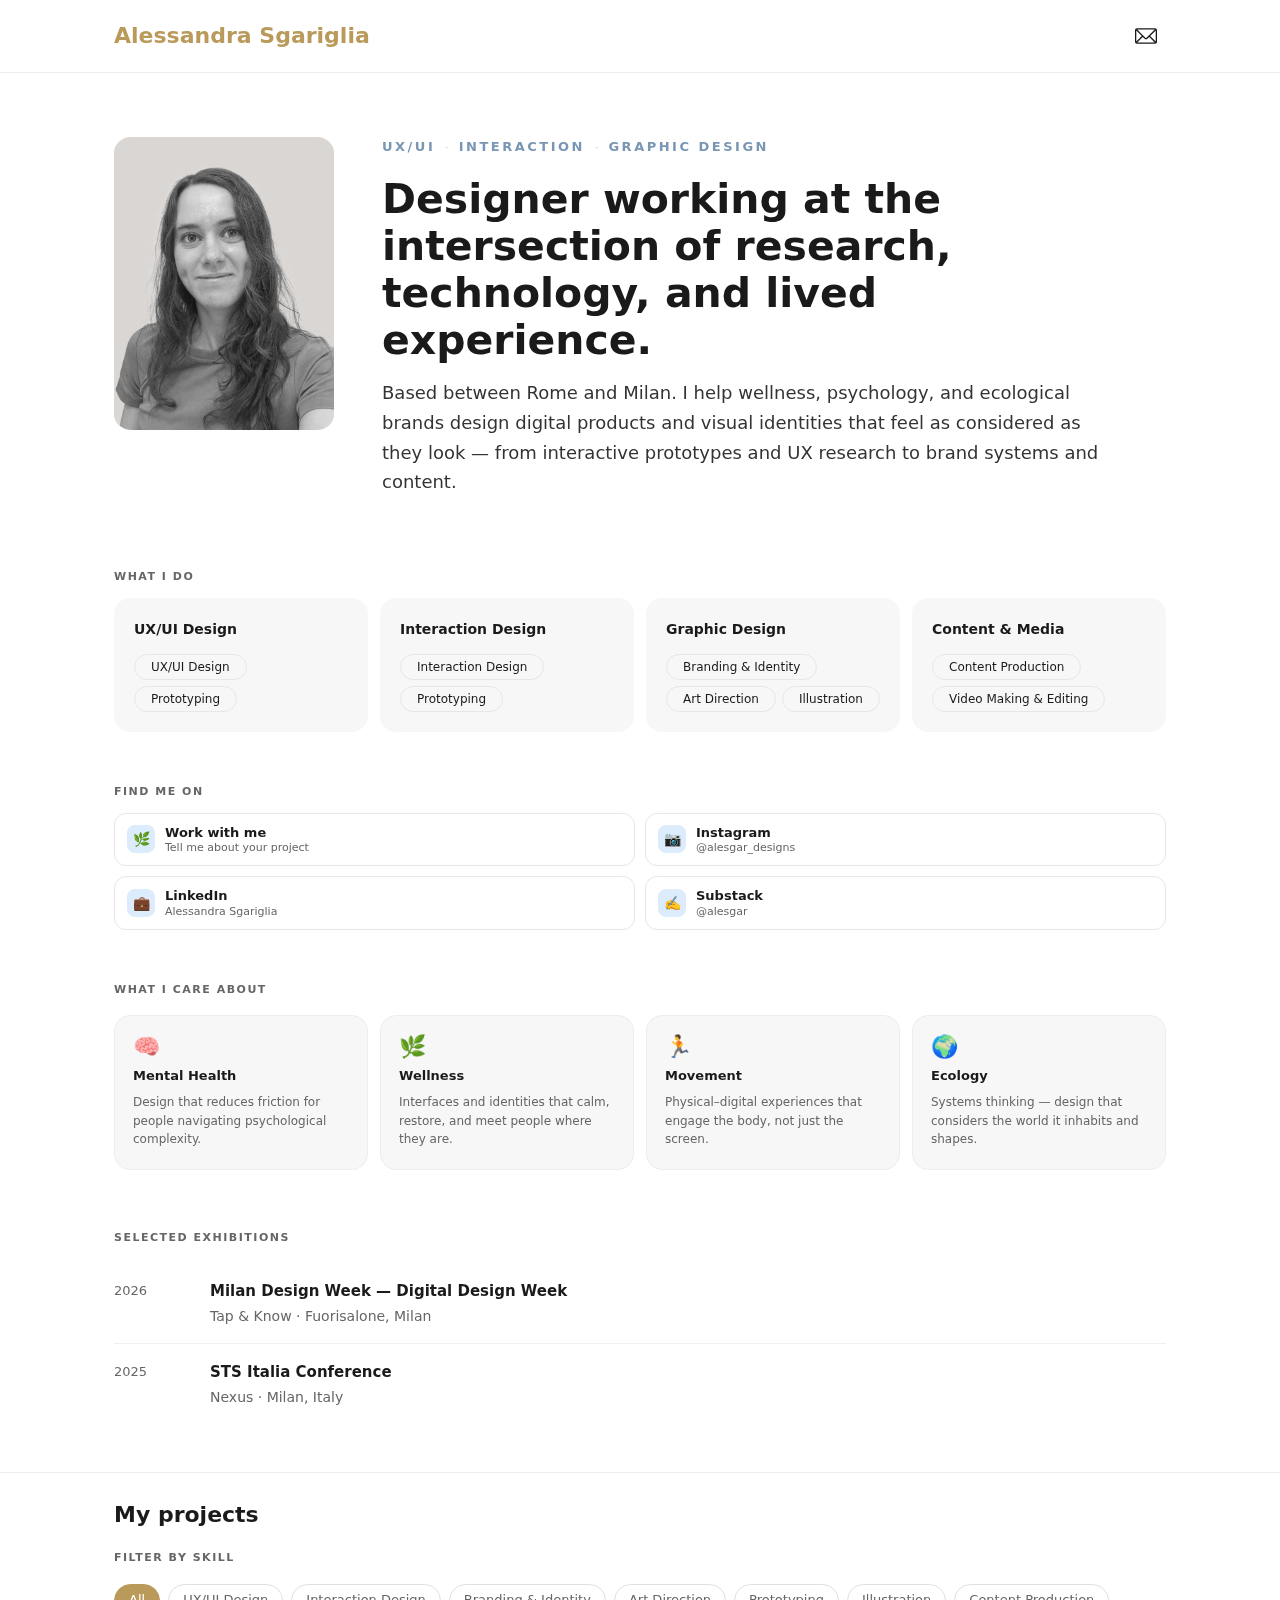
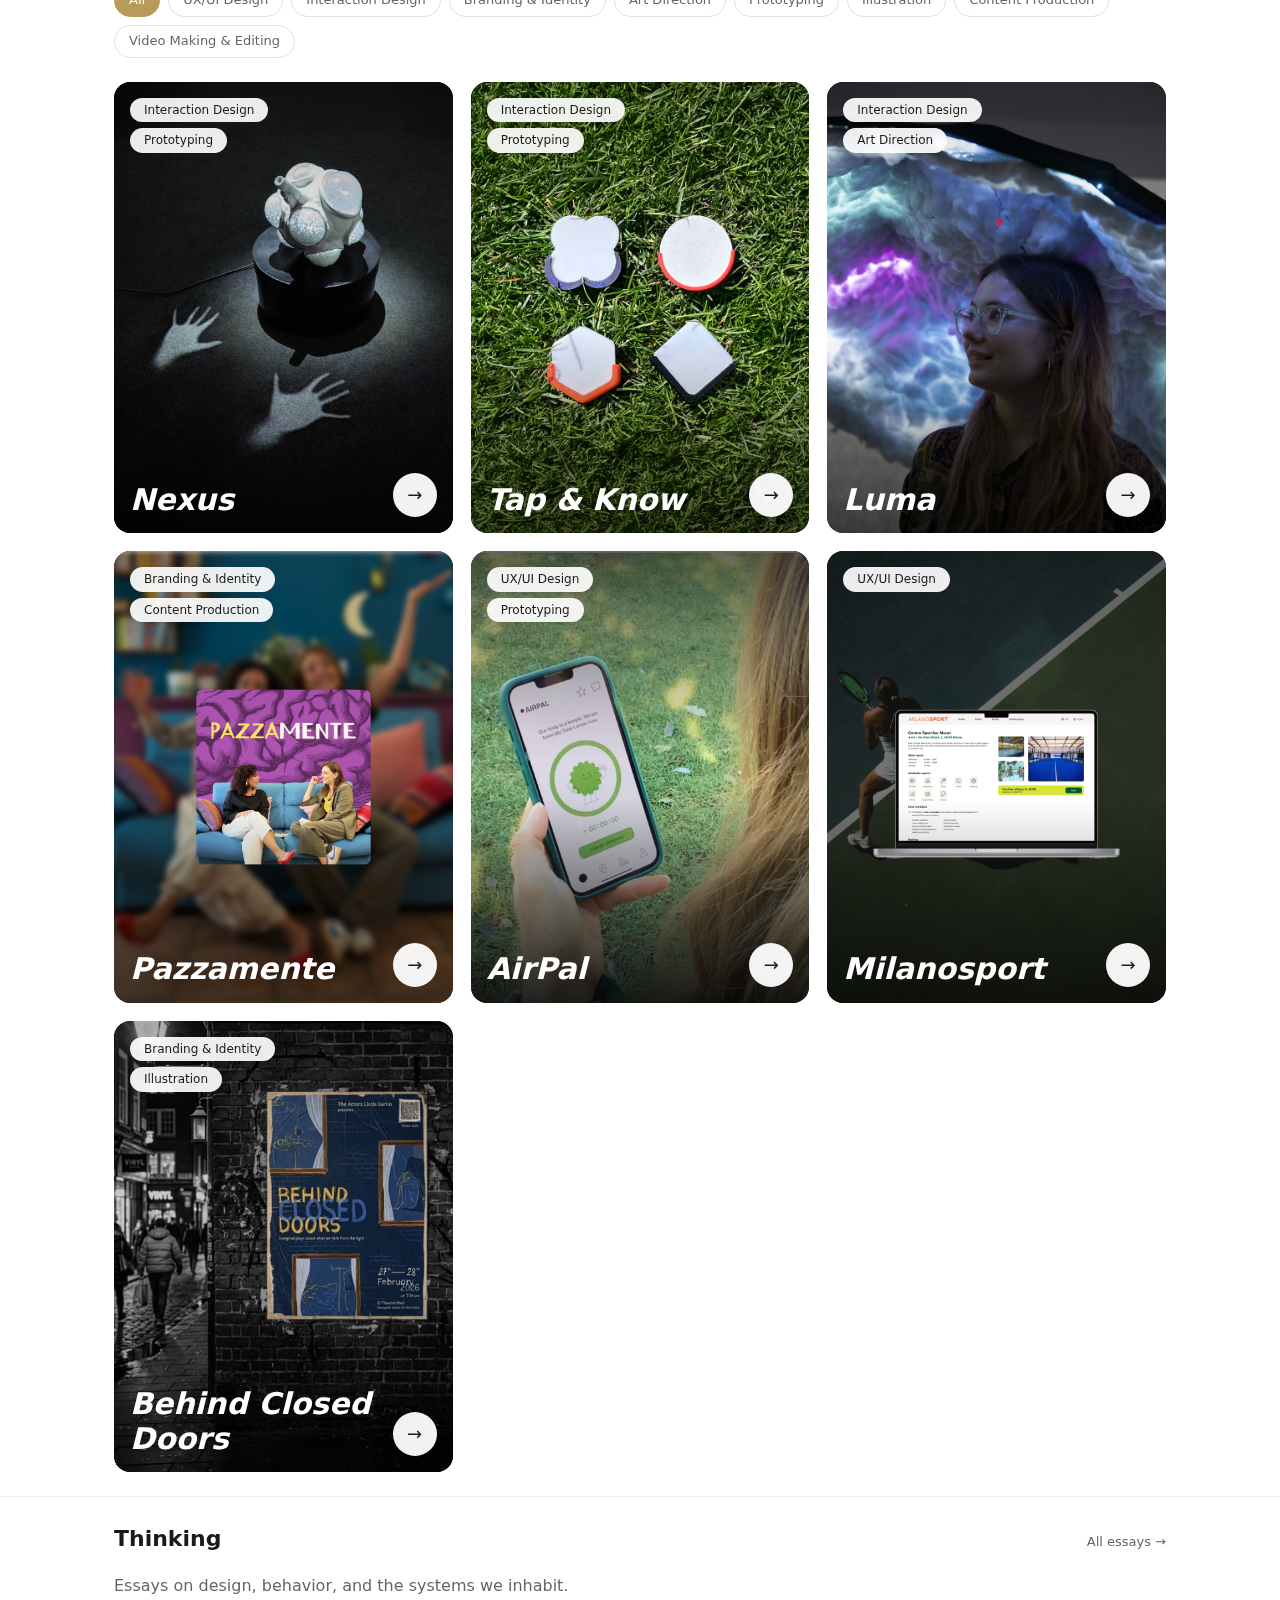
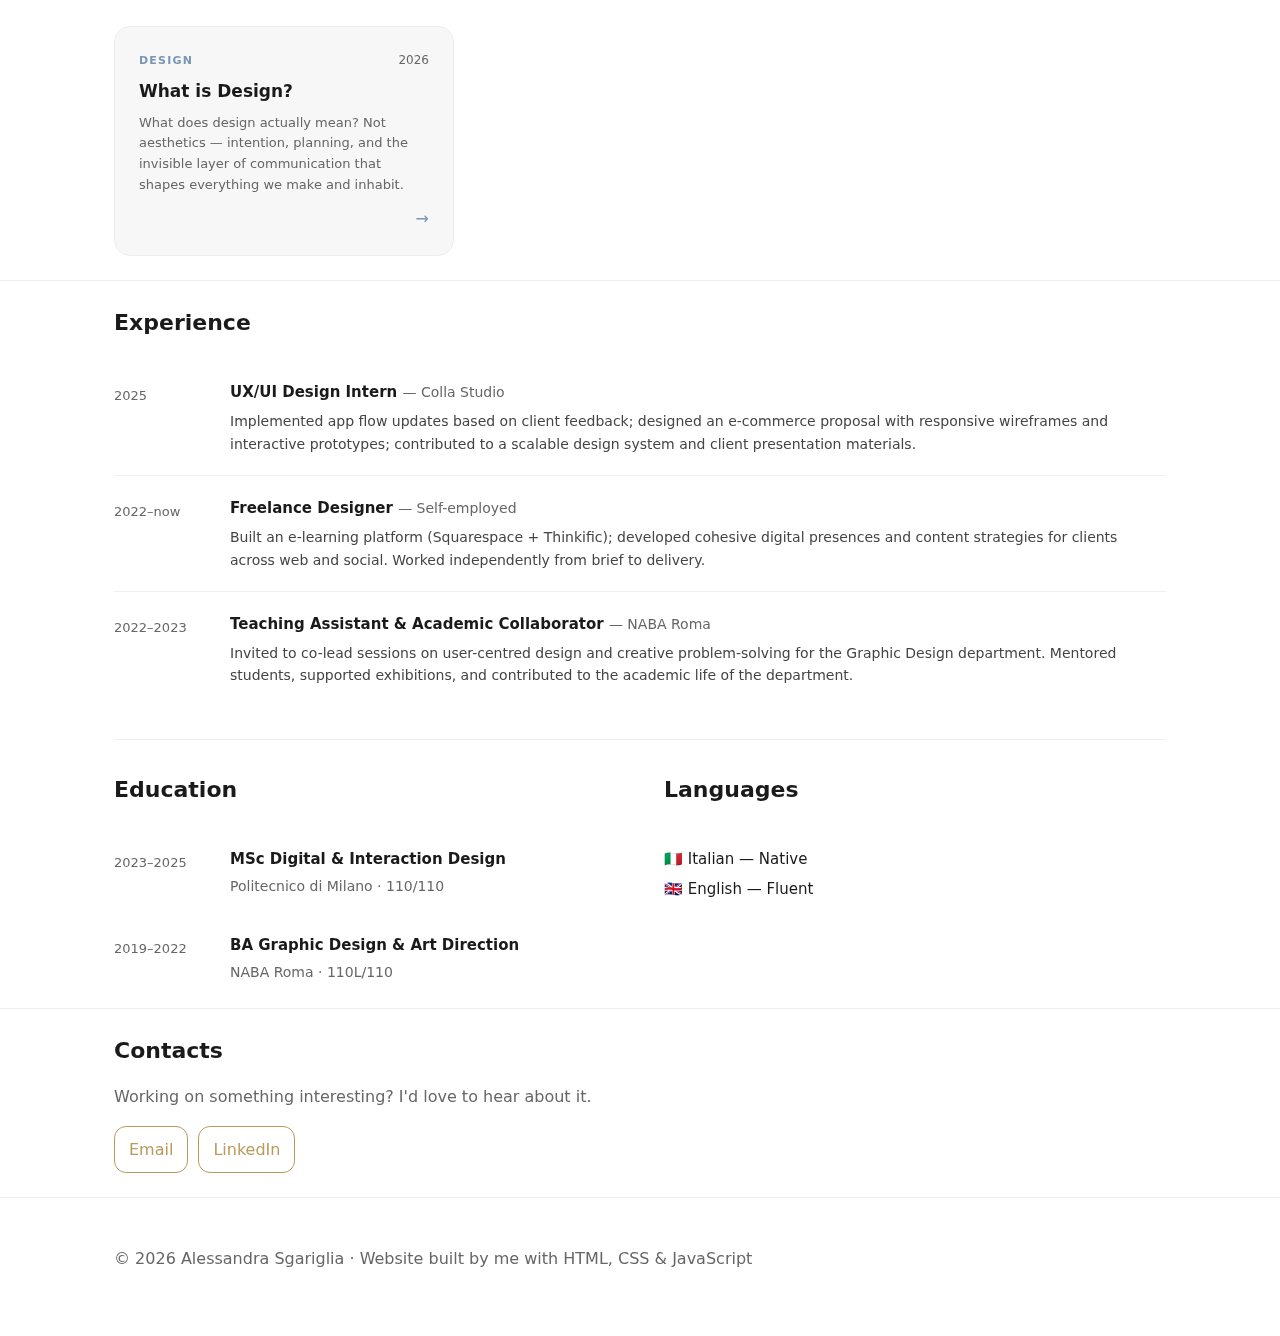
<file: index.html>
<!DOCTYPE html>
<html lang="en">
<head>
  <meta charset="UTF-8" />
  <meta name="viewport" content="width=device-width, initial-scale=1" />
  <title>Alessandra Sgariglia — Portfolio</title>
  <meta name="description" content="UX & Interaction Designer portfolio — projects, skills, and contact." />

  <style>
    /* ====== Base ====== */
    :root{
      --bg:#ffffff;
      --text:#1a1a1a;
      --muted:#666;
      --accent:#7997b5;
      --accent-2:#dcecfc;
      --gold:#B99A5B;
      --card:#f7f7f8;
      --radius:16px;
      --shadow: 0 6px 20px rgba(0,0,0,.08);
      --maxw:1100px;
      --card-hover:#A8BBCE;
    }
    *{box-sizing:border-box}
    html,body{margin:0}
    body{
      font: 16px/1.6 system-ui, -apple-system, Segoe UI, Roboto, Helvetica, Arial, "Apple Color Emoji", "Segoe UI Emoji";
      color:var(--text);
      background:var(--bg);
      -webkit-font-smoothing:antialiased; text-rendering:optimizeLegibility;
    }
    img{max-width:100%;display:block}
    a{color:inherit;text-decoration:none}
    .wrap{max-width:var(--maxw);margin:auto;padding:24px}

    /* ====== Nav ====== */
    header {
      border-bottom: 1px solid #eee;
      background: var(--bg);
      position: sticky;
      top: 0;
      z-index: 100;
    }
    .nav {
      display: flex;
      align-items: center;
      justify-content: space-between;
      padding-top: 16px;
      padding-bottom: 16px;
    }
    .brand { font-size: 22px; font-weight: 600; line-height: 1; color: var(--gold); }
    .links { display: flex; gap: 24px; align-items: center; }
    .links a { font-size: 15px; color: var(--muted); }

    .menu-toggle { display: none; }

    @media (max-width: 679px) {
      .menu-toggle {
        display: inline-flex;
        align-items: center;
        justify-content: center;
        background: transparent;
        border: none;
        padding: 4px;
        text-decoration: none;
        line-height: 1;
        margin-left: auto;
      }
      .menu-toggle svg path { fill: #1a1a1a; }
      .nav-say-hi { display: none !important; }
    }

    .nav-say-hi {
      display: inline-flex;
      align-items: center;
      justify-content: center;
      width: 40px;
      height: 40px;
      border: none;
      background: transparent;
      text-decoration: none;
      flex-shrink: 0;
      position: relative;
    }
    .nav-say-hi::after { display: none; }
    .nav-say-hi svg { width: 22px; height: 22px; position: absolute; transition: opacity 0.18s; }
    .nav-say-hi .icon-outline { opacity: 1; }
    .nav-say-hi .icon-filled { opacity: 0; }
    .nav-say-hi:hover .icon-outline { opacity: 0; }
    .nav-say-hi:hover .icon-filled { opacity: 1; }
    .nav-say-hi svg path { fill: #1a1a1a; }
    .nav-say-hi:hover svg path { fill: var(--gold); }

    /* ====== Hero roles tagline ====== */
    .hero-roles {
      display: flex;
      flex-wrap: wrap;
      gap: 0;
      align-items: center;
      margin: 0 0 18px;
    }
    .hero-role {
      font-size: clamp(11px, 1.1vw, 13px);
      font-weight: 700;
      letter-spacing: 2.5px;
      text-transform: uppercase;
      color: var(--accent);
    }
    .hero-role-sep {
      font-size: 11px;
      color: #ccc;
      margin: 0 10px;
      letter-spacing: 0;
    }

    /* ====== Hero ====== */
    .hero { padding: 64px 0 40px; overflow: visible; }
    .hero-inner {
      max-width: var(--maxw);
      margin: auto;
      padding: 0 24px;
      display: grid;
      grid-template-columns: 220px 1fr auto;
      gap: 32px 48px;
      align-items: start;
    }
    @media(max-width:900px){
      .hero-inner { grid-template-columns: 160px 1fr; gap: 24px 32px; }
      .hero-right { grid-column: 1 / -1; }
    }
    @media(max-width:580px){
      .hero-inner { grid-template-columns: 1fr; gap: 24px; }
      .hero { padding: 40px 0 40px; }
    }

    /* Photo */
    .hero-photo {
      width: 100%;
      aspect-ratio: 3/4;
      background: #e8e5e0;
      border-radius: var(--radius);
      flex-shrink: 0;
      overflow: hidden;
    }
    .hero-photo img {
      width: 100%;
      height: 100%;
      object-fit: cover;
      object-position: center top;
      display: block;
    }
    .photo-mobile { display: none; }
    .photo-desktop { display: block; }
    @media (max-width: 580px) {
      .photo-desktop { display: none; }
      .photo-mobile { display: block; }
      .hero-photo {
        background: #111;
        aspect-ratio: 1/1;
        border-radius: 50%;
        width: 50%;
        margin: 0 auto;
      }
      .hero-photo img { object-fit: cover; object-position: center center; }
    }

    /* Middle col */
    h1 { font-size: clamp(26px, 3.2vw, 42px); line-height: 1.15; margin: 0 0 14px; }
    .lead {
      font-size: clamp(15px, 1.6vw, 18px);
      color: #333;
      margin: 0 0 20px;
      line-height: 1.65;
    }

    /* Right col — no card background */
    .hero-right {
      min-width: 200px;
    }
    .hero-right-label {
      font-size: 11px;
      font-weight: 600;
      letter-spacing: 1.5px;
      text-transform: uppercase;
      color: var(--muted);
      margin-bottom: 12px;
    }

    /* Skills section — full width below hero */
    .skills-section {
      max-width: var(--maxw);
      margin: 0 auto;
      padding: 0 24px 40px;
    }
    .skills-label {
      font-size: 11px;
      font-weight: 600;
      letter-spacing: 1.5px;
      text-transform: uppercase;
      color: var(--muted);
      margin-bottom: 12px;
    }
    .cta-grid {
      display: grid;
      grid-template-columns: 1fr 1fr;
      gap: 10px;
      align-items: stretch;
    }
    .cta-link {
      display: flex;
      align-items: center;
      gap: 10px;
      padding: 11px 12px;
      background: #fff;
      border: 1px solid #e7e7e9;
      border-radius: 12px;
      font-size: 13px;
      font-weight: 500;
      transition: border-color 0.18s, background 0.18s;
      color: var(--text);
      height: 100%;
    }
    .cta-link:hover { border-color: var(--accent); background: var(--accent-2); }
    .cta-link .cta-icon {
      width: 28px; height: 28px;
      border-radius: 8px;
      background: var(--accent-2);
      display: flex; align-items: center; justify-content: center;
      font-size: 14px;
      flex-shrink: 0;
    }
    .cta-link .cta-text { display: flex; flex-direction: column; }
    .cta-link .cta-title { font-weight: 600; font-size: 13px; line-height: 1.2; }
    .cta-link .cta-sub { font-size: 11px; color: var(--muted); line-height: 1.2; margin-top: 1px; }

    /* Filter pills under My projects */
    .project-filters {
      display: flex;
      flex-wrap: wrap;
      gap: 8px;
      margin-bottom: 24px;
    }
    .project-filter-btn {
      font: inherit;
      font-size: 13px;
      font-weight: 500;
      padding: 5px 14px;
      border-radius: 999px;
      border: 1px solid #e0e0e0;
      background: #fff;
      color: var(--muted);
      cursor: pointer;
      transition: all 0.18s ease;
    }
    .project-filter-btn:hover { border-color: var(--accent); color: var(--accent); }
    .project-filter-btn.active { background: var(--gold); border-color: var(--gold); color: #fff; }

    .pills-list {
      display: flex;
      flex-wrap: wrap;
      gap: 8px;
    }
    .pill-badge {
      display: inline-block;
      font-size: 13px;
      padding: 6px 16px;
      border-radius: 999px;
      border: 1px solid #e7e7e9;
      background: var(--card);
      color: var(--text);
      line-height: 1;
      cursor: default;
      transition: background 0.18s, border-color 0.18s, color 0.18s;
    }
    .pill-badge.clickable { cursor: pointer; }
    .pill-badge.clickable:hover { border-color: var(--gold); color: var(--gold); background: #fff; }
    .pill-badge.clickable.active { background: var(--gold); border-color: var(--gold); color: #fff; }
    .pill-badge.hoverable { cursor: default; }
    .pill-badge.hoverable:hover { border-color: var(--gold); color: var(--gold); background: #fff; }

    /* ====== Divider ====== */
    .section-divider { border: none; border-top: 1px solid #eee; margin: 0; }

    /* ====== Sections ====== */
    section { padding: 40px 0; }
    .section-header {
      display: flex;
      align-items: baseline;
      gap: 12px;
      margin-bottom: 16px;
      flex-wrap: wrap;
    }
    .section-title { font-size: 22px; margin: 0; }
    .muted { color: var(--muted); }

    /* ====== Projects grid ====== */
    .grid {
      display: grid;
      gap: 18px;
      grid-auto-flow: row;
      align-items: stretch;
    }
    @media (max-width: 679px){ .grid{ grid-template-columns: 1fr; } }
    @media (min-width:680px) and (max-width:999px){ .grid{ grid-template-columns: repeat(2, 1fr); } }
    @media (min-width:1000px){ .grid{ grid-template-columns: repeat(3, 1fr); } }

    .card-wrap { display: block; min-width: 0; }
    .card-wrap.hidden { display: none; }

    .card-link { display: block; height: 100%; text-decoration: none; color: inherit; }
    .card {
      border-radius: var(--radius);
      overflow: hidden;
      display: flex;
      flex-direction: column;
      height: 100%;
      aspect-ratio: 3/4;
      position: relative;
      background: #111;
    }
    .thumb {
      position: absolute;
      inset: 0;
      width: 100%;
      height: 100%;
      object-fit: cover;
      border-radius: var(--radius);
      transition: transform 0.4s ease;
    }
    .card-link:hover .thumb { transform: scale(1.03); }
    .card-overlay {
      position: absolute;
      inset: 0;
      background: linear-gradient(to bottom, rgba(0,0,0,0.15) 0%, transparent 40%, transparent 55%, rgba(0,0,0,0.55) 100%);
      border-radius: var(--radius);
    }
    .card-tags {
      position: absolute;
      top: 16px;
      left: 16px;
      display: flex;
      flex-direction: column;
      gap: 6px;
      align-items: flex-start;
    }
    .card-tag {
      background: rgba(255,255,255,0.92);
      color: #1a1a1a;
      font-size: 12px;
      padding: 5px 14px;
      border-radius: 999px;
      backdrop-filter: blur(4px);
      line-height: 1.2;
    }
    .card-handle {
      position: absolute;
      top: 16px;
      right: 16px;
      color: rgba(255,255,255,0.85);
      font-size: 12px;
    }
    .card-bottom {
      position: absolute;
      bottom: 16px;
      left: 16px;
      right: 16px;
      display: flex;
      align-items: flex-end;
      justify-content: space-between;
    }
    .card-title {
      color: #fff;
      font-size: clamp(22px, 3vw, 30px);
      font-weight: 700;
      line-height: 1.15;
      font-style: italic;
    }
    .card-arrow {
      width: 44px;
      height: 44px;
      border-radius: 50%;
      background: rgba(255,255,255,0.95);
      display: flex;
      align-items: center;
      justify-content: center;
      flex-shrink: 0;
      font-size: 18px;
      color: #1a1a1a;
      transition: background 0.2s, transform 0.2s;
    }
    .card-link:hover .card-arrow { background: #fff; transform: scale(1.08); }

    .skills-cards{display:grid; grid-template-columns:1fr; gap:12px;}
    @media(min-width:600px){.skills-cards{grid-template-columns:repeat(2,1fr);}}
    @media(min-width:900px){.skills-cards{grid-template-columns:repeat(4,1fr);}}
    .skills-card{background:var(--card); border-radius:var(--radius); padding:20px; display:flex; flex-direction:column; gap:14px;}
    .skills-card-title{font-size:14px; font-weight:700; color:var(--text);}
    .skills-card-pills{display:flex; flex-wrap:wrap; gap:6px;}
    .skills-card .pill-badge{font-size:12px;}
    .card-handle{display:none;}

    /* ====== I care about ====== */
    .care-section {
      max-width: var(--maxw);
      margin: 0 auto;
      padding: 0 24px 48px;
    }
    .care-label {
      font-size: 11px;
      font-weight: 600;
      letter-spacing: 1.5px;
      text-transform: uppercase;
      color: var(--muted);
      margin-bottom: 16px;
    }
    .care-grid {
      display: grid;
      grid-template-columns: repeat(2, 1fr);
      gap: 12px;
    }
    @media(min-width: 680px) {
      .care-grid { grid-template-columns: repeat(4, 1fr); }
    }
    .care-card {
      background: var(--card);
      border-radius: var(--radius);
      padding: 20px 18px;
      border: 1px solid #eeede9;
      display: flex;
      flex-direction: column;
      gap: 10px;
      transition: border-color 0.2s, box-shadow 0.2s;
    }
    .care-card:hover {
      border-color: var(--accent);
      box-shadow: 0 4px 16px rgba(121,151,181,0.12);
    }
    .care-icon {
      font-size: 22px;
      line-height: 1;
    }
    .care-title {
      font-size: 13px;
      font-weight: 700;
      color: var(--text);
      line-height: 1.2;
    }
    .care-desc {
      font-size: 12px;
      color: var(--muted);
      line-height: 1.55;
      margin: 0;
    }
      display: none;
      grid-column: 1 / -1;
      text-align: center;
      padding: 48px 24px;
      color: var(--muted);
      font-size: 15px;
    }
    .empty-state.show { display: block; }

    /* ====== Thinking ====== */
    .thinking-grid {
      display: grid;
      gap: 16px;
      grid-template-columns: 1fr;
    }
    @media(min-width:680px){ .thinking-grid { grid-template-columns: repeat(2, 1fr); } }
    @media(min-width:1000px){ .thinking-grid { grid-template-columns: repeat(3, 1fr); } }

    .thinking-card {
      display: flex;
      flex-direction: column;
      gap: 10px;
      padding: 24px;
      background: var(--card);
      border-radius: var(--radius);
      border: 1px solid #eee;
      text-decoration: none;
      color: inherit;
      transition: border-color 0.18s, box-shadow 0.18s;
    }
    .thinking-card:hover {
      border-color: var(--accent);
      box-shadow: var(--shadow);
    }
    .thinking-meta {
      display: flex;
      align-items: center;
      justify-content: space-between;
    }
    .thinking-tag {
      font-size: 11px;
      font-weight: 600;
      letter-spacing: 1.2px;
      text-transform: uppercase;
      color: var(--accent);
    }
    .thinking-date {
      font-size: 12px;
      color: var(--muted);
    }
    .thinking-title {
      font-size: 17px;
      font-weight: 700;
      margin: 0;
      line-height: 1.3;
    }
    .thinking-excerpt {
      font-size: 13px;
      color: var(--muted);
      line-height: 1.6;
      margin: 0;
      flex: 1;
    }
    .thinking-arrow {
      font-size: 16px;
      color: var(--accent);
      align-self: flex-end;
      transition: transform 0.18s;
    }
    .thinking-card:hover .thinking-arrow { transform: translateX(4px); }

    /* ====== Contact ====== */
    .contact-row { display: flex; flex-wrap: wrap; gap: 10px; margin-top: 12px; }
    .contact-row a {
      border: 1px solid var(--gold);
      border-radius: 12px;
      padding: 10px 14px;
      background: #fff;
      font-weight: 500;
      color: var(--gold);
      transition: background 0.18s, color 0.18s;
    }
    .contact-row a:hover { background: var(--gold); color: #fff; }

    /* ====== Footer ====== */
    footer { padding: 24px 0 40px; color: var(--muted); border-top: 1px solid #eee; }

    /* ====== Experience / Education ====== */
    .exp-grid { display: flex; flex-direction: column; gap: 0; }
    .exp-item {
      display: grid;
      grid-template-columns: 100px 1fr;
      gap: 16px;
      padding: 20px 0;
      border-bottom: 1px solid #f0f0f0;
    }
    .exp-item:last-child { border-bottom: none; }
    .exp-meta { padding-top: 2px; }
    .exp-period { font-size: 13px; color: var(--muted); font-weight: 500; white-space: nowrap; }
    .exp-role { font-size: 15px; font-weight: 600; margin: 0 0 4px; }
    .exp-company { font-size: 14px; color: var(--muted); font-weight: 400; }
    .exp-desc { font-size: 14px; color: #444; line-height: 1.6; margin: 6px 0 0; }
    .edu-row {
      display: grid;
      grid-template-columns: 1fr 1fr;
      gap: 48px;
      align-items: start;
    }
    @media(max-width:640px){
      .edu-row { grid-template-columns: 1fr; gap: 32px; }
      .exp-item { grid-template-columns: 80px 1fr; gap: 12px; }
    }
  </style>

  <link rel="stylesheet" href="nav.css">
  <link rel="icon" href="favicon.svg" type="image/svg+xml">
  <link rel="apple-touch-icon" href="apple-touch-icon.png">
</head>
<body>

  <!-- Header -->
  <header>
    <div class="wrap nav">
      <div class="brand">Alessandra Sgariglia</div>
      <a href="mailto:alesgar.designs@gmail.com" class="menu-toggle" aria-label="Send email">
        <svg viewBox="0 0 384 269.98" xmlns="http://www.w3.org/2000/svg" style="width:22px;height:22px;"><path d="M384,29.24v211.5c-3.14,16.42-16.17,29.24-33.87,29.24H33.87c-17.7,0-30.75-12.85-33.87-29.24V29.24C3.18,12.99,15.94.06,33.12.05L350.13,0c17.66,0,30.73,12.76,33.87,29.24ZM200.47,167.56L345.1,22.48H38.91s144.85,145.28,144.85,145.28c5.15,3.76,11.31,3.95,16.71-.2ZM119.31,135.01L22.51,37.87v194.19s96.8-97.04,96.8-97.04ZM361.46,232.04l.03-194.12-96.78,97.05,96.75,97.08ZM248.85,150.95l-33.11,33.15c-13.69,12.09-34.19,12.02-47.72-.26l-32.87-32.88-96.2,96.53h306.12s-96.22-96.54-96.22-96.54Z" fill="#1a1a1a"/></svg>
      </a>
      <nav id="primary-nav" class="links">
        <a href="mailto:alesgar.designs@gmail.com" class="nav-say-hi" aria-label="Send email">
          <svg class="icon-outline" viewBox="0 0 384 269.98" xmlns="http://www.w3.org/2000/svg"><path d="M384,29.24v211.5c-3.14,16.42-16.17,29.24-33.87,29.24H33.87c-17.7,0-30.75-12.85-33.87-29.24V29.24C3.18,12.99,15.94.06,33.12.05L350.13,0c17.66,0,30.73,12.76,33.87,29.24ZM200.47,167.56L345.1,22.48H38.91s144.85,145.28,144.85,145.28c5.15,3.76,11.31,3.95,16.71-.2ZM119.31,135.01L22.51,37.87v194.19s96.8-97.04,96.8-97.04ZM361.46,232.04l.03-194.12-96.78,97.05,96.75,97.08ZM248.85,150.95l-33.11,33.15c-13.69,12.09-34.19,12.02-47.72-.26l-32.87-32.88-96.2,96.53h306.12s-96.22-96.54-96.22-96.54Z"/></svg>
          <svg class="icon-filled" viewBox="0 0 382.27 268.77" xmlns="http://www.w3.org/2000/svg"><path d="M382.27,29.11v210.54c-1.05,3.24-1.97,6.45-3.52,9.75l-115.76-115.02,115.76-115.02c1.55,3.3,2.47,6.5,3.52,9.75Z"/><path d="M214.8,150.79c-13.12,13.05-34.22,13.01-47.13.17L19.38,3.52C23.55,1.42,27.87,0,33.03,0h316.21c5.17,0,9.48,1.42,13.65,3.52l-148.09,147.26Z"/><path d="M362.81,265.16c-4.18,2.45-8.9,3.61-14.33,3.61H33.03c-5.17,0-9.46-1.42-13.66-3.52l115.71-114.97,17.21,16.98c21.6,21.3,56.49,20.93,78.06-.36l16.82-16.61,115.62,114.87Z"/><path d="M3.63,249.31c-1.88-3.48-3.6-7.53-3.6-12.05l-.03-205.03c.42-4.89,1.4-8.81,3.52-12.88l115.76,115.03L3.63,249.31Z"/></svg>
        </a>
      </nav>
    </div>
  </header>

  <!-- ====== HERO ====== -->
  <section class="hero" id="home">
    <div class="hero-inner">

      <!-- Photo -->
      <div class="hero-photo">
        <img class="photo-desktop" src="imgs/profile_pic.png" alt="Alessandra Sgariglia" />
        <img class="photo-mobile" src="imgs/profile_pic_mobile.png" alt="Alessandra Sgariglia" />
      </div>

      <!-- Bio -->
      <div class="hero-mid">
        <div class="hero-roles">
          <span class="hero-role">UX/UI</span>
          <span class="hero-role-sep">·</span>
          <span class="hero-role">Interaction</span>
          <span class="hero-role-sep">·</span>
          <span class="hero-role">Graphic Design</span>
        </div>
        <h1>Designer working at the intersection of research, technology, and lived experience.</h1>
        <p class="lead">Based between Rome and Milan. I help wellness, psychology, and ecological brands design digital products and visual identities that feel as considered as they look — from interactive prototypes and UX research to brand systems and content.</p>
      </div>

    </div>
  </section>

  <!-- ====== WHAT I DO — full width ====== -->
  <div class="skills-section">
    <p class="skills-label">What I do</p>
    <div class="skills-cards">
      <div class="skills-card">
        <span class="skills-card-title">UX/UI Design</span>
        <div class="skills-card-pills">
          <span class="pill-badge hoverable">UX/UI Design</span>
          <span class="pill-badge hoverable">Prototyping</span>
        </div>
      </div>
      <div class="skills-card">
        <span class="skills-card-title">Interaction Design</span>
        <div class="skills-card-pills">
          <span class="pill-badge hoverable">Interaction Design</span>
          <span class="pill-badge hoverable">Prototyping</span>
        </div>
      </div>
      <div class="skills-card">
        <span class="skills-card-title">Graphic Design</span>
        <div class="skills-card-pills">
          <span class="pill-badge hoverable">Branding & Identity</span>
          <span class="pill-badge hoverable">Art Direction</span>
          <span class="pill-badge hoverable">Illustration</span>
        </div>
      </div>
      <div class="skills-card">
        <span class="skills-card-title">Content & Media</span>
        <div class="skills-card-pills">
          <span class="pill-badge hoverable">Content Production</span>
          <span class="pill-badge hoverable">Video Making & Editing</span>
        </div>
      </div>
    </div>
  </div>

  <!-- ====== FIND ME ON — full width ====== -->
  <div class="skills-section" style="padding-top:0;">
    <p class="hero-right-label">Find me on</p>
    <div class="cta-grid">
      <a href="https://tally.so/r/Y5ORD6" target="_blank" rel="noreferrer" class="cta-link">
        <span class="cta-icon">🌿</span>
        <span class="cta-text">
          <span class="cta-title">Work with me</span>
          <span class="cta-sub">Tell me about your project</span>
        </span>
      </a>
      <a href="https://www.instagram.com/alesgar_designs?igsh=YjlmdGQ1Nm4xbG0w&utm_source=qr" target="_blank" rel="noreferrer" class="cta-link">
        <span class="cta-icon">📷</span>
        <span class="cta-text">
          <span class="cta-title">Instagram</span>
          <span class="cta-sub">@alesgar_designs</span>
        </span>
      </a>
      <a href="https://www.linkedin.com/in/alessandra-sgariglia-671277104/" target="_blank" rel="noreferrer" class="cta-link">
        <span class="cta-icon">💼</span>
        <span class="cta-text">
          <span class="cta-title">LinkedIn</span>
          <span class="cta-sub">Alessandra Sgariglia</span>
        </span>
      </a>
      <a href="https://substack.com/@alesgar" target="_blank" rel="noreferrer" class="cta-link">
        <span class="cta-icon">✍️</span>
        <span class="cta-text">
          <span class="cta-title">Substack</span>
          <span class="cta-sub">@alesgar</span>
        </span>
      </a>
    </div>
  </div>

  <!-- ====== I CARE ABOUT ====== -->
  <div class="care-section">
    <p class="care-label">What I care about</p>
    <div class="care-grid">
      <div class="care-card">
        <span class="care-icon">🧠</span>
        <span class="care-title">Mental Health</span>
        <p class="care-desc">Design that reduces friction for people navigating psychological complexity.</p>
      </div>
      <div class="care-card">
        <span class="care-icon">🌿</span>
        <span class="care-title">Wellness</span>
        <p class="care-desc">Interfaces and identities that calm, restore, and meet people where they are.</p>
      </div>
      <div class="care-card">
        <span class="care-icon">🏃</span>
        <span class="care-title">Movement</span>
        <p class="care-desc">Physical–digital experiences that engage the body, not just the screen.</p>
      </div>
      <div class="care-card">
        <span class="care-icon">🌍</span>
        <span class="care-title">Ecology</span>
        <p class="care-desc">Systems thinking — design that considers the world it inhabits and shapes.</p>
      </div>
    </div>
  </div>

  <!-- ====== EXHIBITIONS ====== -->
  <div class="care-section">
    <p class="care-label">Selected exhibitions</p>
    <div style="display:flex; flex-direction:column; gap:0;">

      <div style="display:grid; grid-template-columns:80px 1fr; gap:16px; padding:16px 0; border-bottom:1px solid #f0f0f0; align-items:start;">
        <span style="font-size:13px; color:var(--muted); font-weight:500; padding-top:2px;">2026</span>
        <div>
          <p style="margin:0 0 2px; font-size:15px; font-weight:600;">Milan Design Week — Digital Design Week</p>
          <p style="margin:0; font-size:14px; color:var(--muted);">Tap & Know · Fuorisalone, Milan</p>
        </div>
      </div>

      <div style="display:grid; grid-template-columns:80px 1fr; gap:16px; padding:16px 0; align-items:start;">
        <span style="font-size:13px; color:var(--muted); font-weight:500; padding-top:2px;">2025</span>
        <div>
          <p style="margin:0 0 2px; font-size:15px; font-weight:600;">STS Italia Conference</p>
          <p style="margin:0; font-size:14px; color:var(--muted);">Nexus · Milan, Italy</p>
        </div>
      </div>

    </div>
  </div>

  <hr class="section-divider" />
  <section id="projects" class="wrap">
    <div class="section-header">
      <h2 class="section-title">My projects</h2>
    </div>
    <div class="project-filters">
      <p style="font-size:11px; font-weight:600; letter-spacing:1.5px; text-transform:uppercase; color:var(--muted); margin:0 0 10px; width:100%;">Filter by skill</p>
      <button class="project-filter-btn active" data-filter="all">All</button>
      <button class="project-filter-btn" data-filter="UX/UI Design">UX/UI Design</button>
      <button class="project-filter-btn" data-filter="Interaction Design">Interaction Design</button>
      <button class="project-filter-btn" data-filter="Branding & Identity">Branding & Identity</button>
      <button class="project-filter-btn" data-filter="Art Direction">Art Direction</button>
      <button class="project-filter-btn" data-filter="Prototyping">Prototyping</button>
      <button class="project-filter-btn" data-filter="Illustration">Illustration</button>
      <button class="project-filter-btn" data-filter="Content Production">Content Production</button>
      <button class="project-filter-btn" data-filter="Video Making & Editing">Video Making & Editing</button>
    </div>

    <div class="grid" id="projectGrid">

      <!-- 1. Nexus -->
      <div class="card-wrap" data-tags='["Interaction Design","Art Direction","Prototyping"]'>
        <a href="Nexus.html" rel="noreferrer" class="card-link">
          <article class="card">
            <img class="thumb" src="imgs/covers/cover_nexus.png" alt="Nexus cover" />
            <div class="card-overlay"></div>
            <div class="card-tags">
              <span class="card-tag">Interaction Design</span>
              <span class="card-tag">Prototyping</span>
            </div>
            <div class="card-bottom">
              <span class="card-title">Nexus</span>
              <span class="card-arrow">→</span>
            </div>
          </article>
        </a>
      </div>

      <!-- 2. Tap & Know -->
      <div class="card-wrap" data-tags='["Interaction Design","Prototyping"]'>
        <a href="Tap&Know.html" rel="noreferrer" class="card-link">
          <article class="card">
            <img class="thumb" src="imgs/cover_portfolio.png" alt="Tap & Know cover" />
            <div class="card-overlay"></div>
            <div class="card-tags">
              <span class="card-tag">Interaction Design</span>
              <span class="card-tag">Prototyping</span>
            </div>
            <div class="card-bottom">
              <span class="card-title">Tap & Know</span>
              <span class="card-arrow">→</span>
            </div>
          </article>
        </a>
      </div>

      <!-- 3. Luma -->
      <div class="card-wrap" data-tags='["Interaction Design","Art Direction","Prototyping"]'>
        <a href="Luma.html" rel="noreferrer" class="card-link">
          <article class="card">
            <img class="thumb" src="imgs/covers/cover_Luma.png" alt="Luma cover" />
            <div class="card-overlay"></div>
            <div class="card-tags">
              <span class="card-tag">Interaction Design</span>
              <span class="card-tag">Art Direction</span>
            </div>
            <div class="card-bottom">
              <span class="card-title">Luma</span>
              <span class="card-arrow">→</span>
            </div>
          </article>
        </a>
      </div>

      <!-- 4. Pazzamente -->
      <div class="card-wrap" data-tags='["Branding & Identity","Art Direction","Content Production","Video Making & Editing"]'>
        <a href="Pazzamente.html" rel="noreferrer" class="card-link">
          <article class="card">
            <img class="thumb" src="imgs/covers/cover_Pazzamente.png" alt="Pazzamente cover" />
            <div class="card-overlay"></div>
            <div class="card-tags">
              <span class="card-tag">Branding & Identity</span>
              <span class="card-tag">Content Production</span>
            </div>
            <div class="card-bottom">
              <span class="card-title">Pazzamente</span>
              <span class="card-arrow">→</span>
            </div>
          </article>
        </a>
      </div>

      <!-- 5. AirPal -->
      <div class="card-wrap" data-tags='["UX/UI Design","Prototyping"]'>
        <a href="AirPal.html" rel="noreferrer" class="card-link">
          <article class="card">
            <img class="thumb" src="imgs/covers/cover_AirPal.png" alt="AirPal cover" />
            <div class="card-overlay"></div>
            <div class="card-tags">
              <span class="card-tag">UX/UI Design</span>
              <span class="card-tag">Prototyping</span>
            </div>
            <div class="card-bottom">
              <span class="card-title">AirPal</span>
              <span class="card-arrow">→</span>
            </div>
          </article>
        </a>
      </div>

      <!-- 6. Milanosport -->
      <div class="card-wrap" data-tags='["UX/UI Design"]'>
        <a href="Milanosport.html" rel="noreferrer" class="card-link">
          <article class="card">
            <img class="thumb" src="imgs/covers/cover_MilanoSport.png" alt="Milanosport cover" />
            <div class="card-overlay"></div>
            <div class="card-tags">
              <span class="card-tag">UX/UI Design</span>
            </div>
            <div class="card-bottom">
              <span class="card-title">Milanosport</span>
              <span class="card-arrow">→</span>
            </div>
          </article>
        </a>
      </div>

      <!-- 7. Behind Closed Doors -->
      <div class="card-wrap" data-tags='["Branding & Identity","Art Direction","Illustration"]'>
        <a href="BehindClosedDoors.html" rel="noreferrer" class="card-link">
          <article class="card">
            <img class="thumb" src="imgs/covers/cover_BehindClosedDoors.png" alt="Behind Closed Doors cover" />
            <div class="card-overlay"></div>
            <div class="card-tags">
              <span class="card-tag">Branding & Identity</span>
              <span class="card-tag">Illustration</span>
            </div>
            <div class="card-bottom">
              <span class="card-title">Behind Closed Doors</span>
              <span class="card-arrow">→</span>
            </div>
          </article>
        </a>
      </div>

    </div>
  </section>

  <hr class="section-divider" />

  <!-- ====== THINKING ====== -->
  <section id="thinking" class="wrap">
    <div class="section-header">
      <h2 class="section-title">Thinking</h2>
      <a href="https://substack.com/@alesgar" target="_blank" rel="noreferrer" style="font-size:13px; color:var(--muted); margin-left:auto;">All essays →</a>
    </div>
    <p class="muted" style="margin:0 0 28px;">Essays on design, behavior, and the systems we inhabit.</p>
    <div class="thinking-grid">

      <a href="https://open.substack.com/pub/alesgar/p/what-is-design?utm_campaign=post-expanded-share&utm_medium=web" target="_blank" rel="noreferrer" class="thinking-card">
        <div class="thinking-meta">
          <span class="thinking-tag">Design</span>
          <span class="thinking-date">2026</span>
        </div>
        <h3 class="thinking-title">What is Design?</h3>
        <p class="thinking-excerpt">What does design actually mean? Not aesthetics — intention, planning, and the invisible layer of communication that shapes everything we make and inhabit.</p>
        <span class="thinking-arrow">→</span>
      </a>

    </div>
  </section>

  <hr class="section-divider" />

  <!-- ====== EXPERIENCE / EDUCATION / LANGUAGES ====== -->
  <section id="background" class="wrap">

    <h2 class="section-title" style="margin-bottom:20px;">Experience</h2>
    <div class="exp-grid">

      <div class="exp-item">
        <div class="exp-meta"><span class="exp-period">2025</span></div>
        <div class="exp-body">
          <p class="exp-role">UX/UI Design Intern <span class="exp-company">— Colla Studio</span></p>
          <p class="exp-desc">Implemented app flow updates based on client feedback; designed an e-commerce proposal with responsive wireframes and interactive prototypes; contributed to a scalable design system and client presentation materials.</p>
        </div>
      </div>

      <div class="exp-item">
        <div class="exp-meta"><span class="exp-period">2022–now</span></div>
        <div class="exp-body">
          <p class="exp-role">Freelance Designer <span class="exp-company">— Self-employed</span></p>
          <p class="exp-desc">Built an e-learning platform (Squarespace + Thinkific); developed cohesive digital presences and content strategies for clients across web and social. Worked independently from brief to delivery.</p>
        </div>
      </div>

      <div class="exp-item">
        <div class="exp-meta"><span class="exp-period">2022–2023</span></div>
        <div class="exp-body">
          <p class="exp-role">Teaching Assistant & Academic Collaborator <span class="exp-company">— NABA Roma</span></p>
          <p class="exp-desc">Invited to co-lead sessions on user-centred design and creative problem-solving for the Graphic Design department. Mentored students, supported exhibitions, and contributed to the academic life of the department.</p>
        </div>
      </div>

    </div>

    <hr class="section-divider" style="margin: 32px 0;" />

    <div class="edu-row">
      <div class="edu-col">
        <h2 class="section-title" style="margin-bottom:20px;">Education</h2>
        <div class="exp-item" style="border-bottom:none; padding-bottom:0;">
          <div class="exp-meta"><span class="exp-period">2023–2025</span></div>
          <div class="exp-body">
            <p class="exp-role">MSc Digital & Interaction Design</p>
            <p class="exp-company" style="margin:2px 0 0;">Politecnico di Milano · 110/110</p>
          </div>
        </div>
        <div class="exp-item" style="border-bottom:none; padding-bottom:0; margin-top:16px;">
          <div class="exp-meta"><span class="exp-period">2019–2022</span></div>
          <div class="exp-body">
            <p class="exp-role">BA Graphic Design & Art Direction</p>
            <p class="exp-company" style="margin:2px 0 0;">NABA Roma · 110L/110</p>
          </div>
        </div>
      </div>

      <div class="edu-col">
        <h2 class="section-title" style="margin-bottom:20px;">Languages</h2>
        <div style="padding-top:20px;">
          <span style="font-size:15px; display:block; margin-bottom:6px;">🇮🇹 Italian — Native</span>
          <span style="font-size:15px; display:block;">🇬🇧 English — Fluent</span>
        </div>
      </div>
    </div>

  </section>

  <hr class="section-divider" />

  <!-- ====== CONTACT ====== -->
  <section id="contact" class="wrap">
    <h2 class="section-title">Contacts</h2>
    <p class="muted">Working on something interesting? I'd love to hear about it.</p>
    <div class="contact-row">
      <a href="mailto:alesgar.designs@gmail.com">Email</a>
      <a href="https://www.linkedin.com/in/alessandra-sgariglia-671277104/" target="_blank" rel="noreferrer">LinkedIn</a>
    </div>
  </section>

  <footer>
    <div class="wrap">© <span id="y"></span> Alessandra Sgariglia · Website built by me with HTML, CSS & JavaScript</div>
  </footer>

  <script src="nav.js"></script>
  <script>
    const skillPills    = document.querySelectorAll('.pill-badge.clickable');
    const projectBtns   = document.querySelectorAll('.project-filter-btn');
    const cardWraps     = document.querySelectorAll('.card-wrap');
    const emptyState    = document.getElementById('emptyState');
    const projectsSection = document.getElementById('projects');

    function applyFilter(f) {
      skillPills.forEach(p => p.classList.toggle('active', p.dataset.filter === f));
      projectBtns.forEach(b => b.classList.toggle('active', b.dataset.filter === f));
      let visible = 0;
      cardWraps.forEach(wrap => {
        const tags = JSON.parse(wrap.dataset.tags || '[]');
        const match = f === 'all' || tags.includes(f);
        wrap.classList.toggle('hidden', !match);
        if (match) visible++;
      });
      emptyState.classList.toggle('show', visible === 0);
    }

    skillPills.forEach(pill => {
      pill.addEventListener('click', () => {
        const f = pill.dataset.filter;
        applyFilter(pill.classList.contains('active') ? 'all' : f);
        const headerH = document.querySelector('header')?.offsetHeight || 0;
        const top = projectsSection.getBoundingClientRect().top + window.scrollY - headerH - 16;
        window.scrollTo({ top, behavior: 'smooth' });
      });
    });

    projectBtns.forEach(btn => {
      btn.addEventListener('click', () => {
        const f = btn.dataset.filter;
        applyFilter(btn.classList.contains('active') && f !== 'all' ? 'all' : f);
      });
    });

    document.getElementById('y').textContent = new Date().getFullYear();
  </script>

</body>
</html>
</file>
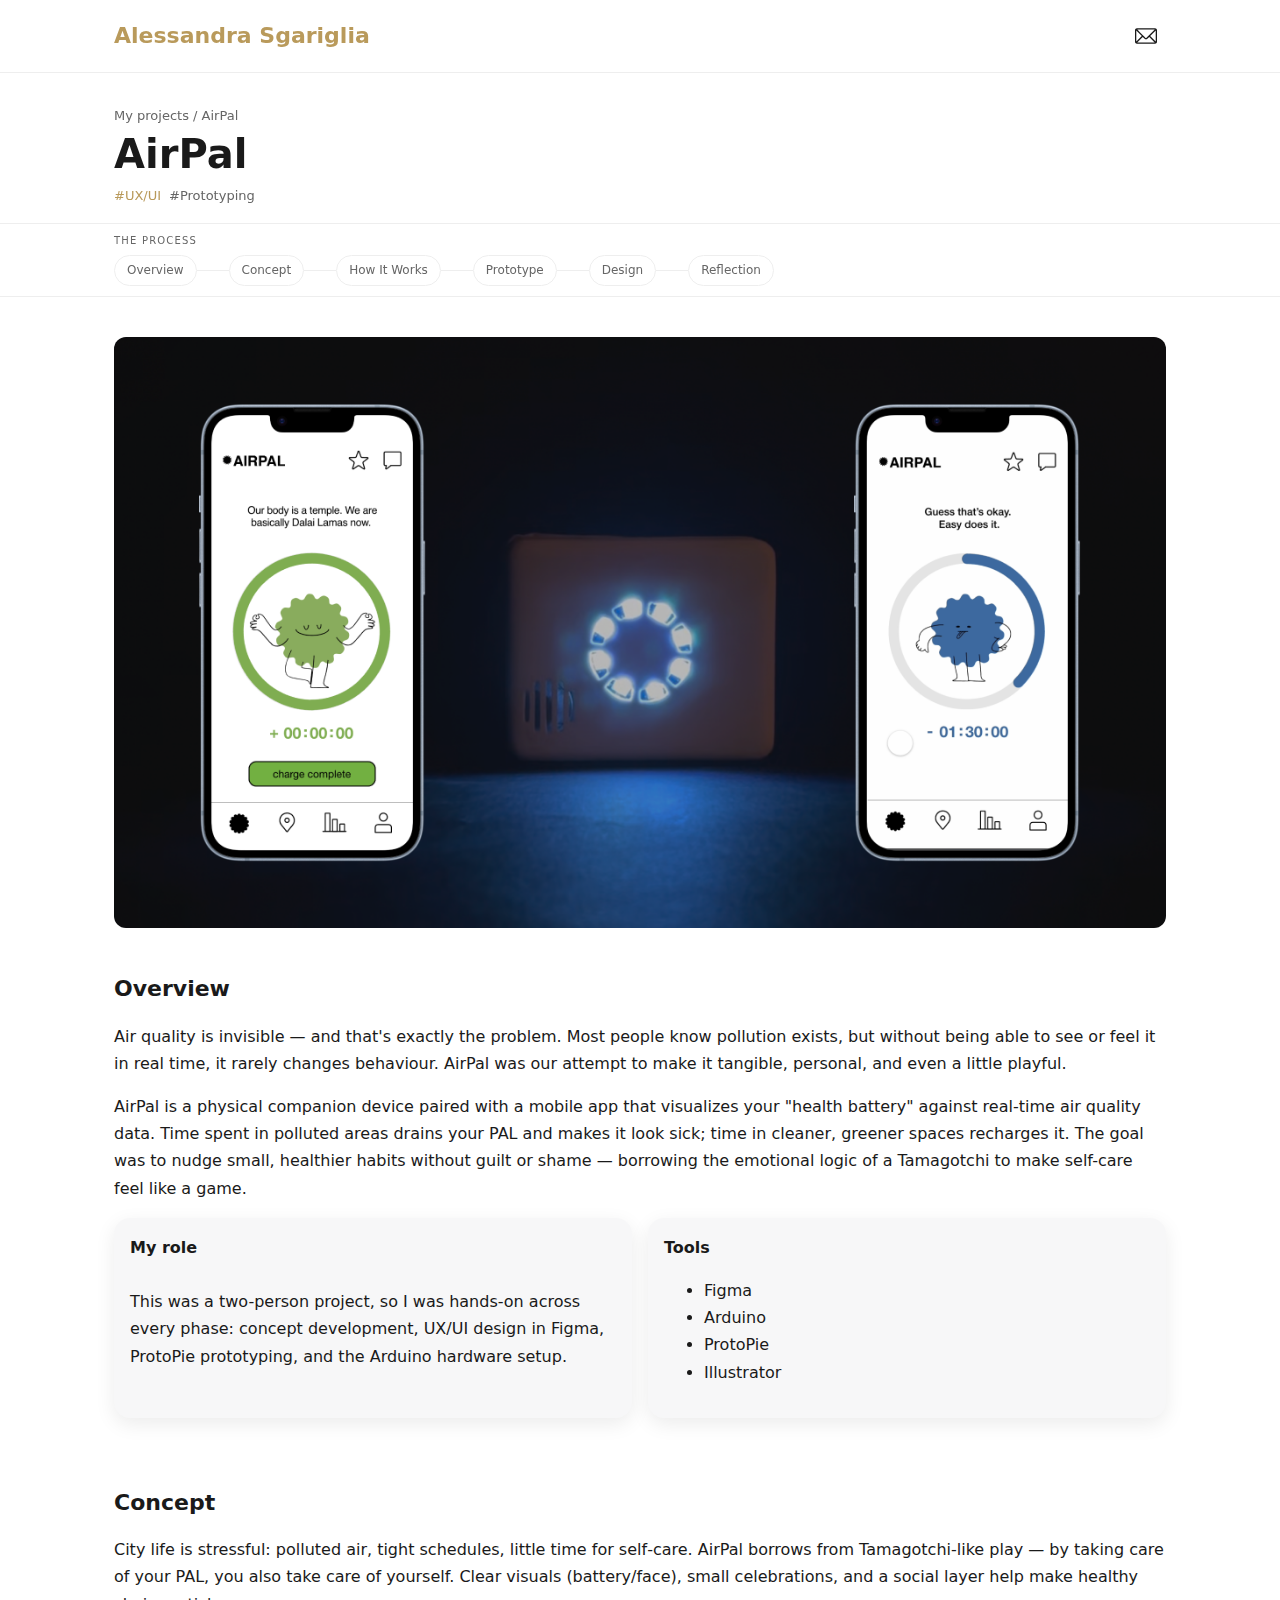
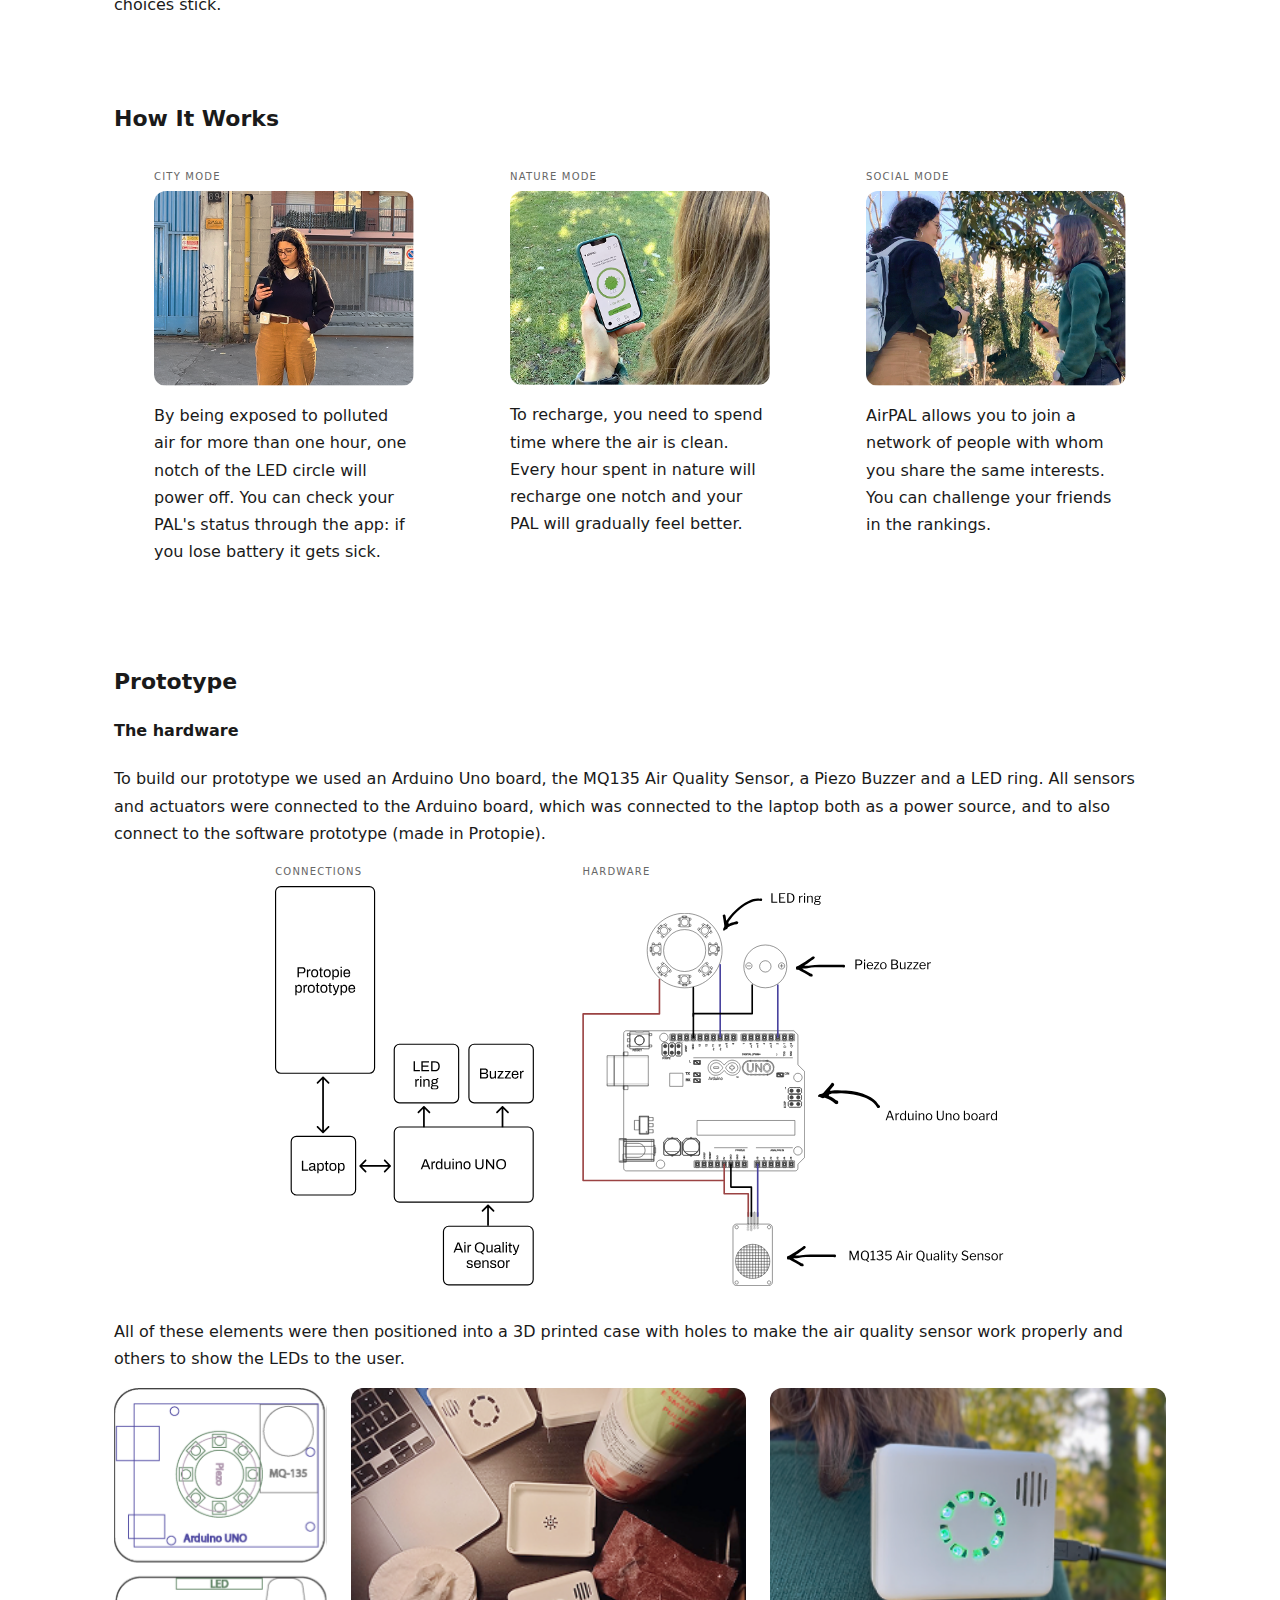
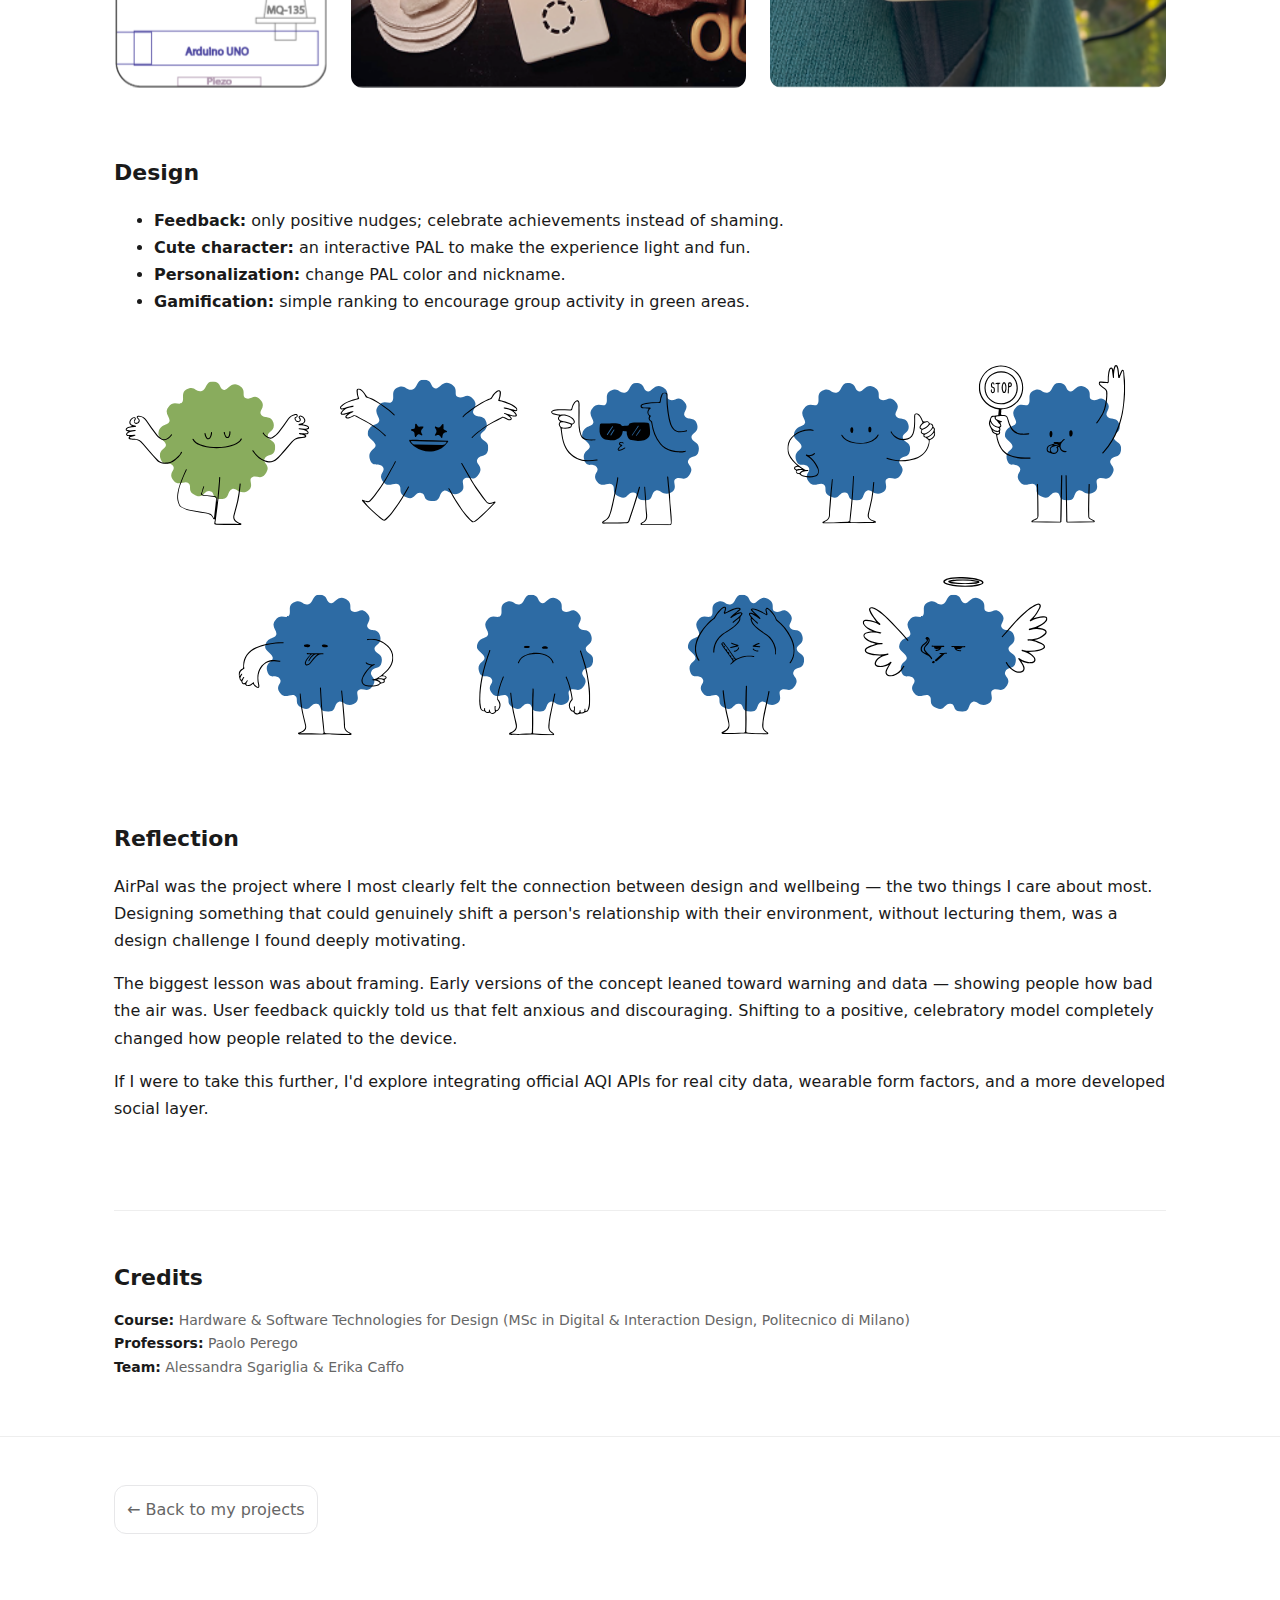
<file: AirPal.html>
<!DOCTYPE html>
<html lang="en">
<head>
  <meta charset="UTF-8" />
  <meta name="viewport" content="width=device-width, initial-scale=1" />
  <title>AirPal — Case Study</title>
  <meta name="description" content="AirPal — a smart companion that visualizes air quality as a health battery to nudge healthier urban habits." />
  <link rel="icon" href="favicon.ico" sizes="any">
  <link rel="apple-touch-icon" href="apple-touch-icon.png">
  <style>
    :root{
      --bg:#ffffff; --text:#1a1a1a; --muted:#666; --accent:#B99A5B;
      --card:#f7f7f8; --radius:16px; --shadow:0 6px 20px rgba(0,0,0,.08);
      --maxw:1100px; --wide:1280px; --card-hover:#A8BBCE;
    }
    *{box-sizing:border-box} html,body{margin:0}
    body{font:16px/1.7 system-ui,-apple-system,Segoe UI,Roboto,Helvetica,Arial; color:var(--text); background:var(--bg); -webkit-font-smoothing:antialiased;}
    img{max-width:100%; display:block; border-radius:12px}
    a{color:inherit; text-decoration:none}
    .wrap{max-width:var(--maxw); margin:auto; padding:24px}

    /* ====== Nav ====== */
    header{position:sticky; top:0; background:rgba(255,255,255,.95); backdrop-filter:blur(8px); border-bottom:1px solid #eee; z-index:100;}
    .nav{display:flex; align-items:center; justify-content:space-between; gap:16px; max-width:var(--maxw); margin:auto; padding:16px 24px;}
    .brand{font-size:22px; font-weight:600; color:var(--accent); white-space:nowrap; text-decoration:none;}
    .links{display:flex; align-items:center;}
    .menu-toggle{display:none;}
    @media(max-width:679px){
      .menu-toggle{display:inline-flex; align-items:center; justify-content:center; background:transparent; border:none; padding:4px; margin-left:auto; cursor:pointer; text-decoration:none;}
      .nav-say-hi{display:none !important;} #primary-nav{display:none !important;}
    }
    .nav-say-hi{display:inline-flex; align-items:center; justify-content:center; width:40px; height:40px; border:none; background:transparent; text-decoration:none; position:relative;}
    .nav-say-hi svg{width:22px; height:22px; position:absolute; transition:opacity 0.18s;}
    .nav-say-hi .icon-outline{opacity:1;} .nav-say-hi .icon-filled{opacity:0;}
    .nav-say-hi:hover .icon-outline{opacity:0;} .nav-say-hi:hover .icon-filled{opacity:1;}
    .nav-say-hi svg path{fill:#1a1a1a;} .nav-say-hi:hover svg path{fill:var(--accent);}

    /* ====== Sticky hero ====== */
    .sticky-header{position:sticky; top:58px; background:rgba(255,255,255,.95); backdrop-filter:blur(8px); z-index:90;}
    .hero{border-bottom:none;}
    .hero-inner{max-width:var(--maxw); margin:auto; padding:32px 24px 16px;}
    .breadcrumbs{font-size:13px; color:var(--muted);}
    .breadcrumbs a{color:var(--muted);}
    h1{font-size:clamp(28px,4vw,40px); line-height:1.15; margin:4px 0 8px;}
    .meta{display:flex; flex-wrap:wrap; gap:8px; font-size:14px; margin:0;}
    .pill{display:inline-block; font-size:12px; padding:4px 10px; border-radius:999px; background:#fff; border:1px solid #eee;}
    .mast{margin:16px auto; max-width:var(--wide);}
    /* ====== Step bar ====== */
    .step-bar{border-top:1px solid #eee; border-bottom:1px solid #eee; padding:8px 0 10px;}
    .step-bar-inner{max-width:var(--maxw); margin:auto; padding:0 24px;}
    .step-bar-label{display:block; font-size:10px; letter-spacing:0.12em; text-transform:uppercase; color:var(--muted); margin:0 0 6px; font-weight:400;}
    .step-pills{display:flex; align-items:center; gap:0; overflow-x:auto;}
    .step-pill{font-size:12px; padding:4px 12px; border-radius:999px; border:1px solid #eee; white-space:nowrap; color:var(--muted); background:#fff; transition:background .2s,color .2s,border-color .2s; flex-shrink:0;}
    .step-pill.active{background:var(--accent); color:#fff; border-color:var(--accent); font-weight:600;}
    .step-pill.past{background:var(--accent); color:#fff; border-color:var(--accent); opacity:0.45;}
    .step-line{flex:1; height:1px; background:#eee; min-width:8px; max-width:32px;}
    .step-line.past{background:var(--accent); opacity:0.45;}
    .step-line.active{background:var(--accent); opacity:0.45;}


    /* ====== Sections ====== */
    .stack-section { }
    .section-body { padding-bottom: 40px; }
    .section-title-text{font-size:22px; font-weight:700; margin:0 0 20px; padding:32px 0 0; color:var(--text); line-height:1.2;}

    /* ====== Rest ====== */
    .fig-label{display:block; font-size:10px; letter-spacing:0.12em; text-transform:uppercase; color:var(--muted); margin:0 0 6px; font-weight:400;}
    @media(max-width:600px){
      .pals-row-5, .pals-row-4 { flex-wrap:wrap; }
      .pals-row-5 img, .pals-row-4 img { width:calc(50% - 4px) !important; }
      .case-imgs { flex-direction:column; }
      .case-imgs img { width:100% !important; height:auto !important; flex:none !important; }
    }
    figcaption{font-size:13px; color:var(--muted); margin-top:6px;}
    .callout{background:var(--card); border-radius:var(--radius); padding:16px; box-shadow:var(--shadow);}
    .grid{display:grid; grid-template-columns:1fr; gap:16px;}
    @media(min-width:760px){.grid.cols-2{grid-template-columns:1fr 1fr;}}
    @media(min-width:980px){.grid.cols-3{grid-template-columns:repeat(3,1fr);}}
    .btn{display:inline-flex; align-items:center; gap:8px; padding:10px 12px; border-radius:12px; border:1px solid #e7e7e9; background:#fff; transition:background 0.18s, border-color 0.18s, color 0.18s;}
    .btn:hover{background:#B99A5B; border-color:#B99A5B; color:#fff;}
    .btn-arrow::after{display:none;}
    footer{margin-top:32px; padding:24px 0 48px; color:var(--muted); border-top:1px solid #eee;}

    /* ====== Hero collapse on scroll ====== */
    .breadcrumbs, .meta { transition: opacity .25s, max-height .25s, margin .25s; overflow:hidden; max-height: 60px; }
    .hero-inner h1 { transition: font-size .25s; }
    .sticky-header.scrolled .breadcrumbs { opacity:0; max-height:0; margin:0; pointer-events:none; }
    .sticky-header.scrolled .meta { opacity:0; max-height:0; margin:0; pointer-events:none; }
    .sticky-header.scrolled h1 { font-size: 18px; margin: 0; line-height: 1; }
    .sticky-header.scrolled .hero-inner { padding-top: 24px; padding-bottom: 8px; }
  </style>
</head>
<body>
  <header>
    <div class="nav">
      <a href="index.html" class="brand">Alessandra Sgariglia</a>
      <a href="mailto:alesgar.designs@gmail.com" target="_blank" class="menu-toggle" aria-label="Send email">
        <svg viewBox="0 0 384 269.98" xmlns="http://www.w3.org/2000/svg" style="width:22px;height:22px;"><path d="M384,29.24v211.5c-3.14,16.42-16.17,29.24-33.87,29.24H33.87c-17.7,0-30.75-12.85-33.87-29.24V29.24C3.18,12.99,15.94.06,33.12.05L350.13,0c17.66,0,30.73,12.76,33.87,29.24ZM200.47,167.56L345.1,22.48H38.91s144.85,145.28,144.85,145.28c5.15,3.76,11.31,3.95,16.71-.2ZM119.31,135.01L22.51,37.87v194.19s96.8-97.04,96.8-97.04ZM361.46,232.04l.03-194.12-96.78,97.05,96.75,97.08ZM248.85,150.95l-33.11,33.15c-13.69,12.09-34.19,12.02-47.72-.26l-32.87-32.88-96.2,96.53h306.12s-96.22-96.54-96.22-96.54Z" fill="#1a1a1a"/></svg>
      </a>
      <nav id="primary-nav" class="links">
        <a href="mailto:alesgar.designs@gmail.com" target="_blank" class="nav-say-hi" aria-label="Send email">
          <svg class="icon-outline" viewBox="0 0 384 269.98" xmlns="http://www.w3.org/2000/svg"><path d="M384,29.24v211.5c-3.14,16.42-16.17,29.24-33.87,29.24H33.87c-17.7,0-30.75-12.85-33.87-29.24V29.24C3.18,12.99,15.94.06,33.12.05L350.13,0c17.66,0,30.73,12.76,33.87,29.24ZM200.47,167.56L345.1,22.48H38.91s144.85,145.28,144.85,145.28c5.15,3.76,11.31,3.95,16.71-.2ZM119.31,135.01L22.51,37.87v194.19s96.8-97.04,96.8-97.04ZM361.46,232.04l.03-194.12-96.78,97.05,96.75,97.08ZM248.85,150.95l-33.11,33.15c-13.69,12.09-34.19,12.02-47.72-.26l-32.87-32.88-96.2,96.53h306.12s-96.22-96.54-96.22-96.54Z"/></svg>
          <svg class="icon-filled" viewBox="0 0 382.27 268.77" xmlns="http://www.w3.org/2000/svg"><path d="M382.27,29.11v210.54c-1.05,3.24-1.97,6.45-3.52,9.75l-115.76-115.02,115.76-115.02c1.55,3.3,2.47,6.5,3.52,9.75Z"/><path d="M214.8,150.79c-13.12,13.05-34.22,13.01-47.13.17L19.38,3.52C23.55,1.42,27.87,0,33.03,0h316.21c5.17,0,9.48,1.42,13.65,3.52l-148.09,147.26Z"/><path d="M362.81,265.16c-4.18,2.45-8.9,3.61-14.33,3.61H33.03c-5.17,0-9.46-1.42-13.66-3.52l115.71-114.97,17.21,16.98c21.6,21.3,56.49,20.93,78.06-.36l16.82-16.61,115.62,114.87Z"/><path d="M3.63,249.31c-1.88-3.48-3.6-7.53-3.6-12.05l-.03-205.03c.42-4.89,1.4-8.81,3.52-12.88l115.76,115.03L3.63,249.31Z"/></svg>
        </a>
      </nav>
    </div>
  </header>

  <div class="sticky-header" id="sticky-header">
    <div class="hero" id="hero">
      <div class="hero-inner">
        <div class="breadcrumbs"><a href="index.html">My projects</a> / AirPal</div>
        <h1>AirPal</h1>
        <div class="meta">
          <span style="font-size:13px; color:var(--accent); font-weight:500;">#UX/UI</span>
          <span style="font-size:13px; color:var(--muted); font-weight:500;">#Prototyping</span>
        </div>
      </div>
    </div>

    <div class="step-bar" id="step-bar">
      <div class="step-bar-inner">
        <span class="step-bar-label">The Process</span>
        <div class="step-pills">
          <span class="step-pill" data-idx="0">Overview</span>
          <span class="step-line"></span>
          <span class="step-pill" data-idx="1">Concept</span>
          <span class="step-line"></span>
          <span class="step-pill" data-idx="2">How It Works</span>
          <span class="step-line"></span>
          <span class="step-pill" data-idx="3">Prototype</span>
          <span class="step-line"></span>
          <span class="step-pill" data-idx="4">Design</span>
          <span class="step-line"></span>
          <span class="step-pill" data-idx="5">Reflection</span>
        </div>
      </div>
    </div>
  </div>

  <main class="wrap">
    <figure class="mast">
      <img src="imgs/cover_airpal.png" alt="AirPal device and app mockups" />
    </figure>

    <div class="stack-container">

      <div class="stack-section" id="sec-0">
        <div class="section-body">
          <h2 class="section-title-text">Overview</h2>
          <p>Air quality is invisible — and that's exactly the problem. Most people know pollution exists, but without being able to see or feel it in real time, it rarely changes behaviour. AirPal was our attempt to make it tangible, personal, and even a little playful.</p>
          <p>AirPal is a physical companion device paired with a mobile app that visualizes your "health battery" against real-time air quality data. Time spent in polluted areas drains your PAL and makes it look sick; time in cleaner, greener spaces recharges it. The goal was to nudge small, healthier habits without guilt or shame — borrowing the emotional logic of a Tamagotchi to make self-care feel like a game.</p>
          <div class="grid cols-2" style="margin-top:16px;">
            <div class="callout"><strong>My role</strong><br/><br/>This was a two-person project, so I was hands-on across every phase: concept development, UX/UI design in Figma, ProtoPie prototyping, and the Arduino hardware setup.</div>
            <div class="callout"><strong>Tools</strong><br/><ul><li>Figma</li><li>Arduino</li><li>ProtoPie</li><li>Illustrator</li></ul></div>
          </div>
        </div>
      </div>

      <div class="stack-section" id="sec-1">
        <div class="section-body">
          <h2 class="section-title-text">Concept</h2>
          <p>City life is stressful: polluted air, tight schedules, little time for self‑care. AirPal borrows from Tamagotchi‑like play — by taking care of your PAL, you also take care of yourself. Clear visuals (battery/face), small celebrations, and a social layer help make healthy choices stick.</p>
        </div>
      </div>

      <div class="stack-section" id="sec-2">
        <div class="section-body">
          <h2 class="section-title-text">How It Works</h2>
          <div class="grid cols-3">
            <figure><span class="fig-label">City mode</span><img src="imgs/AirPal/cityMode.png" alt="City mode"/><p>By being exposed to polluted air for more than one hour, one notch of the LED circle will power off. You can check your PAL's status through the app: if you lose battery it gets sick.</p></figure>
            <figure><span class="fig-label">Nature mode</span><img src="imgs/AirPal/natureMode.png" alt="Nature mode"/><p>To recharge, you need to spend time where the air is clean. Every hour spent in nature will recharge one notch and your PAL will gradually feel better.</p></figure>
            <figure><span class="fig-label">Social mode</span><img src="imgs/AirPal/socialMode.png" alt="Social mode"/><p>AirPAL allows you to join a network of people with whom you share the same interests. You can challenge your friends in the rankings.</p></figure>
          </div>
        </div>
      </div>

      <div class="stack-section" id="sec-3">
        <div class="section-body">
          <h2 class="section-title-text">Prototype</h2>
          <h4>The hardware</h4>
          <p>To build our prototype we used an Arduino Uno board, the MQ135 Air Quality Sensor, a Piezo Buzzer and a LED ring. All sensors and actuators were connected to the Arduino board, which was connected to the laptop both as a power source, and to also connect to the software prototype (made in Protopie).</p>
          <div style="display:flex; flex-wrap:wrap; gap:48px; margin-top:16px; align-items:flex-end; justify-content:center;">
            <figure style="margin:0;"><span class="fig-label">Connections</span><img src="imgs/AirPal/connections.svg" alt="Connections diagram" style="border-radius:0; height:400px; width:auto;"/></figure>
            <figure style="margin:0;"><span class="fig-label">Hardware</span><img src="imgs/AirPal/hardware.svg" alt="Hardware wiring" style="border-radius:0; height:400px; width:auto;"/></figure>
          </div>
          <p style="margin-top:32px;">All of these elements were then positioned into a 3D printed case with holes to make the air quality sensor work properly and others to show the LEDs to the user.</p>
          <div class="case-imgs" style="display:flex; flex-wrap:wrap; gap:24px; margin-top:16px; align-items:flex-start;">
            <img src="imgs/AirPal/3dPrinting.svg" alt="3D printing the case" style="flex:0 0 auto; height:300px; width:auto;"/>
            <img src="imgs/AirPal/building.png" alt="Building the prototype" style="flex:1; min-width:200px; height:300px; object-fit:cover;"/>
            <img src="imgs/AirPal/airpal.png" alt="The final AirPal device" style="flex:1; min-width:200px; height:300px; object-fit:cover;"/>
          </div>
        </div>
      </div>

      <div class="stack-section" id="sec-4">
        <div class="section-body">
          <h2 class="section-title-text">Design</h2>
          <ul>
            <li><strong>Feedback:</strong> only positive nudges; celebrate achievements instead of shaming.</li>
            <li><strong>Cute character:</strong> an interactive PAL to make the experience light and fun.</li>
            <li><strong>Personalization:</strong> change PAL color and nickname.</li>
            <li><strong>Gamification:</strong> simple ranking to encourage group activity in green areas.</li>
          </ul>
          <div style="margin-top:24px;">
            <div class="pals-row-5" style="display:flex; gap:8px; justify-content:center; margin-bottom:8px;">
              <img src="imgs/AirPal/pals/1.svg" alt="PAL expression 1" style="width:calc(20% - 7px);"/>
              <img src="imgs/AirPal/pals/2.svg" alt="PAL expression 2" style="width:calc(20% - 7px);"/>
              <img src="imgs/AirPal/pals/3.svg" alt="PAL expression 3" style="width:calc(20% - 7px);"/>
              <img src="imgs/AirPal/pals/4.svg" alt="PAL expression 4" style="width:calc(20% - 7px);"/>
              <img src="imgs/AirPal/pals/5.svg" alt="PAL expression 5" style="width:calc(20% - 7px);"/>
            </div>
            <div class="pals-row-4" style="display:flex; gap:8px; justify-content:center;">
              <img src="imgs/AirPal/pals/6.svg" alt="PAL expression 6" style="width:calc(20% - 7px);"/>
              <img src="imgs/AirPal/pals/7.svg" alt="PAL expression 7" style="width:calc(20% - 7px);"/>
              <img src="imgs/AirPal/pals/8.svg" alt="PAL expression 8" style="width:calc(20% - 7px);"/>
              <img src="imgs/AirPal/pals/9.svg" alt="PAL expression 9" style="width:calc(20% - 7px);"/>
            </div>
          </div>
        </div>
      </div>

      <div class="stack-section" id="sec-5">
        <div class="section-body">
          <h2 class="section-title-text">Reflection</h2>
          <p>AirPal was the project where I most clearly felt the connection between design and wellbeing — the two things I care about most. Designing something that could genuinely shift a person's relationship with their environment, without lecturing them, was a design challenge I found deeply motivating.</p>
          <p>The biggest lesson was about framing. Early versions of the concept leaned toward warning and data — showing people how bad the air was. User feedback quickly told us that felt anxious and discouraging. Shifting to a positive, celebratory model completely changed how people related to the device.</p>
          <p>If I were to take this further, I'd explore integrating official AQI APIs for real city data, wearable form factors, and a more developed social layer.</p>
        </div>
      </div>

    </div>

    <div id="credits-line" style="padding:48px 0 0; margin-top:32px; border-top:1px solid #eee;">
      <h2 style="font-size:22px; font-weight:700; margin:0 0 12px;">Credits</h2>
      <div style="color:var(--muted); font-size:14px;">
        <strong style="color:var(--text);">Course:</strong> Hardware & Software Technologies for Design (MSc in Digital & Interaction Design, Politecnico di Milano)<br>
        <strong style="color:var(--text);">Professors:</strong> Paolo Perego<br>
        <strong style="color:var(--text);">Team:</strong> Alessandra Sgariglia & Erika Caffo
      </div>
    </div>
  </main>

  <footer>
    <div class="wrap">
      <a class="btn btn-arrow" href="index.html">← Back to my projects</a>
    </div>
  </footer>

  <script src="nav.js"></script>
  <script>
    const titles    = [...document.querySelectorAll('.section-title-text')];
    const credits   = document.getElementById('credits-line');
    const stepBar   = document.getElementById('step-bar');
    const stepPills = [...document.querySelectorAll('.step-pill')];
    const stepLines = [...document.querySelectorAll('.step-line')];
    const TITLE_H   = 51;

    function getBase() {
      return document.querySelector('header').offsetHeight +
             document.getElementById('sticky-header').offsetHeight;
    }

    function setup() {
      // nothing to position — CSS handles it
    }

    function update() {
      const base = getBase();

      // Active section = last title that has scrolled past base
      let activeIdx = -1;
      titles.forEach((t, i) => {
        if (t.getBoundingClientRect().top <= base + 8) activeIdx = i;
      });

    stepPills.forEach((p, i) => {
        p.classList.remove('active', 'past');
        if (i === activeIdx)     p.classList.add('active');
        else if (i < activeIdx)  p.classList.add('past');
      });
      stepLines.forEach((l, i) => {
        l.classList.remove('active', 'past');
        if (i < activeIdx)       l.classList.add('past');
        else if (i === activeIdx) l.classList.add('active');
      });

      // Scroll active pill into view on mobile (stick to right margin)
      const activePill = stepPills.find(p => p.classList.contains('active'));
      if (activePill) {
        const bar = document.querySelector('.step-pills');
        if (bar) {
          const pillRight = activePill.offsetLeft + activePill.offsetWidth;
          const barWidth = bar.offsetWidth;
          bar.scrollLeft = pillRight - barWidth + 16;
        }
      }
    }

    // Make pills clickable — scroll to section
    stepPills.forEach((pill, i) => {
      pill.style.cursor = 'pointer';
      pill.addEventListener('click', () => {
        const target = titles[i];
        if (!target) return;
        const base = getBase();
        const top = target.getBoundingClientRect().top + window.scrollY - base - 16;
        window.scrollTo({ top, behavior: 'smooth' });
      });
    });

    setup();

      // Collapse hero on scroll
      const stickyHeader = document.getElementById('sticky-header');
      document.addEventListener('scroll', () => {
        if (window.scrollY > 10) stickyHeader.classList.add('scrolled');
        else stickyHeader.classList.remove('scrolled');
      }, {passive: true});
    window.addEventListener('resize', setup);
    document.addEventListener('scroll', update, {passive: true});
    update();
  </script>
</body>
</html>
</file>
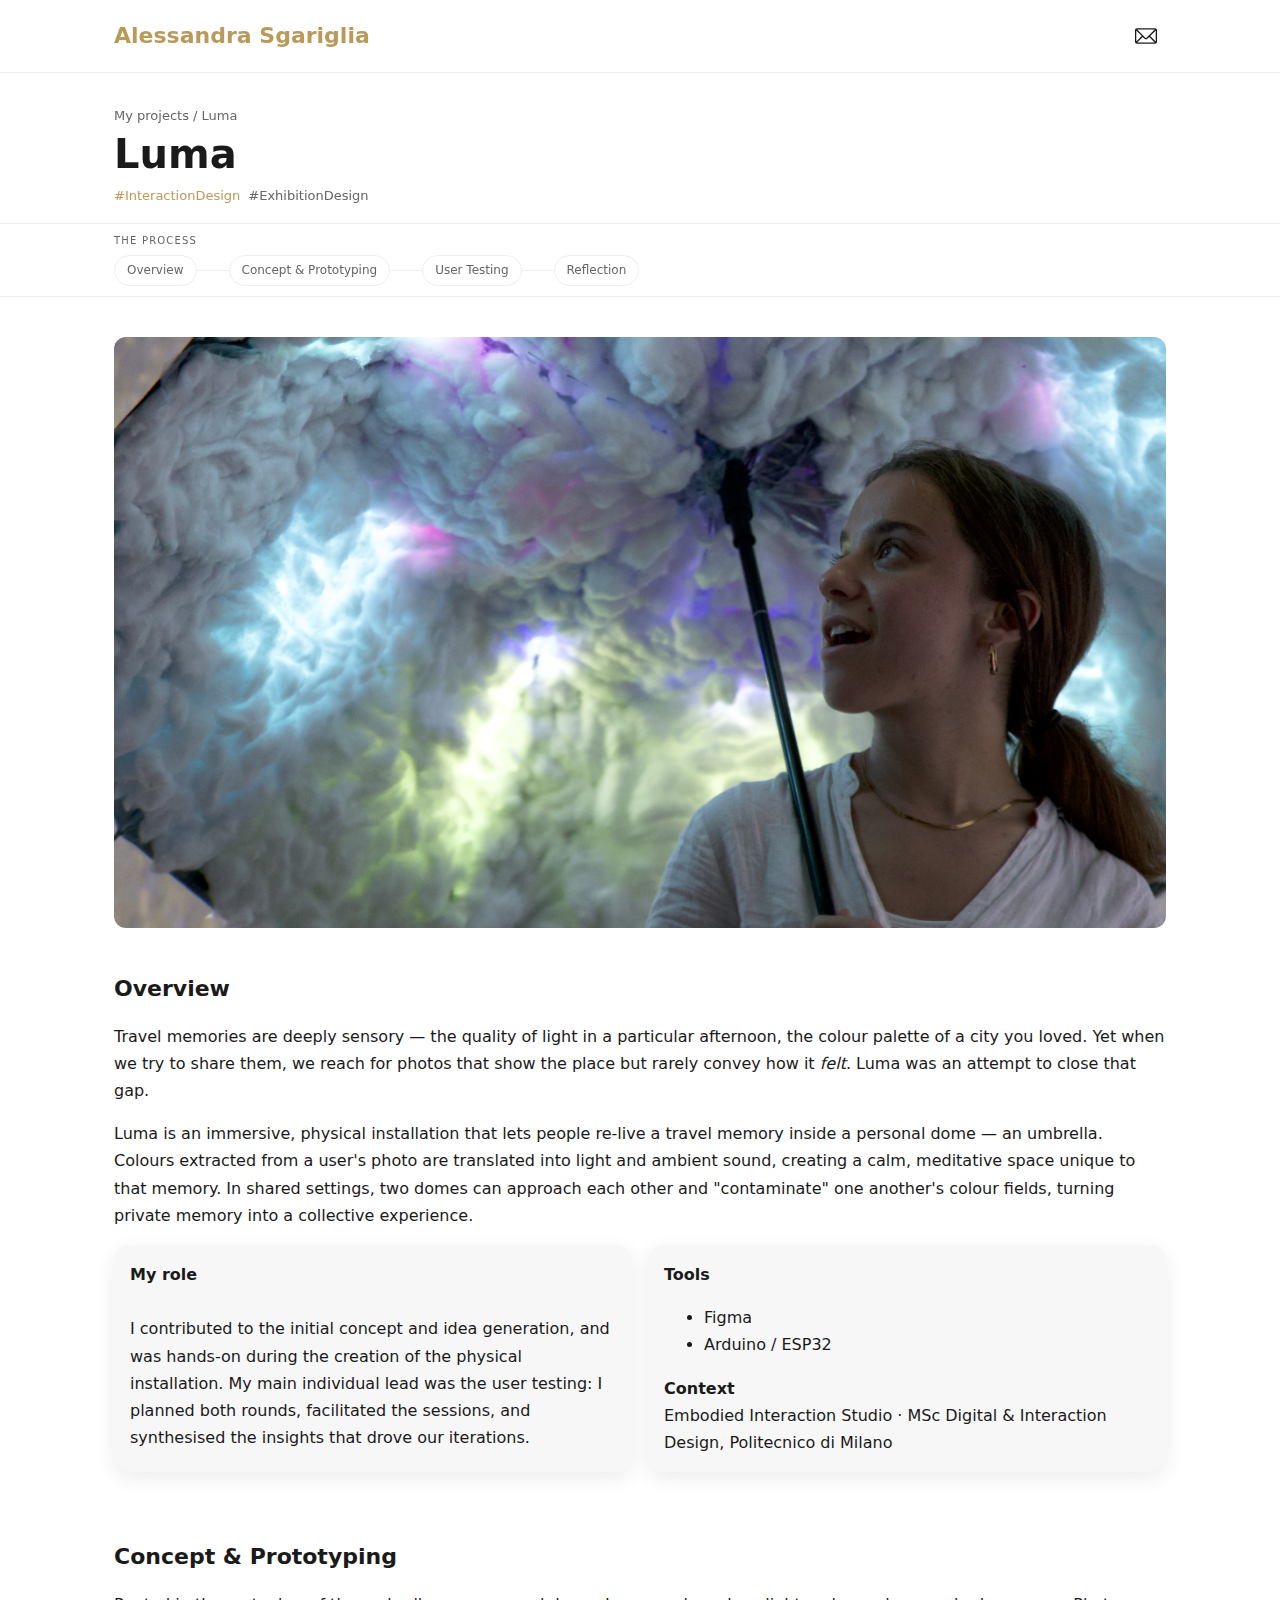
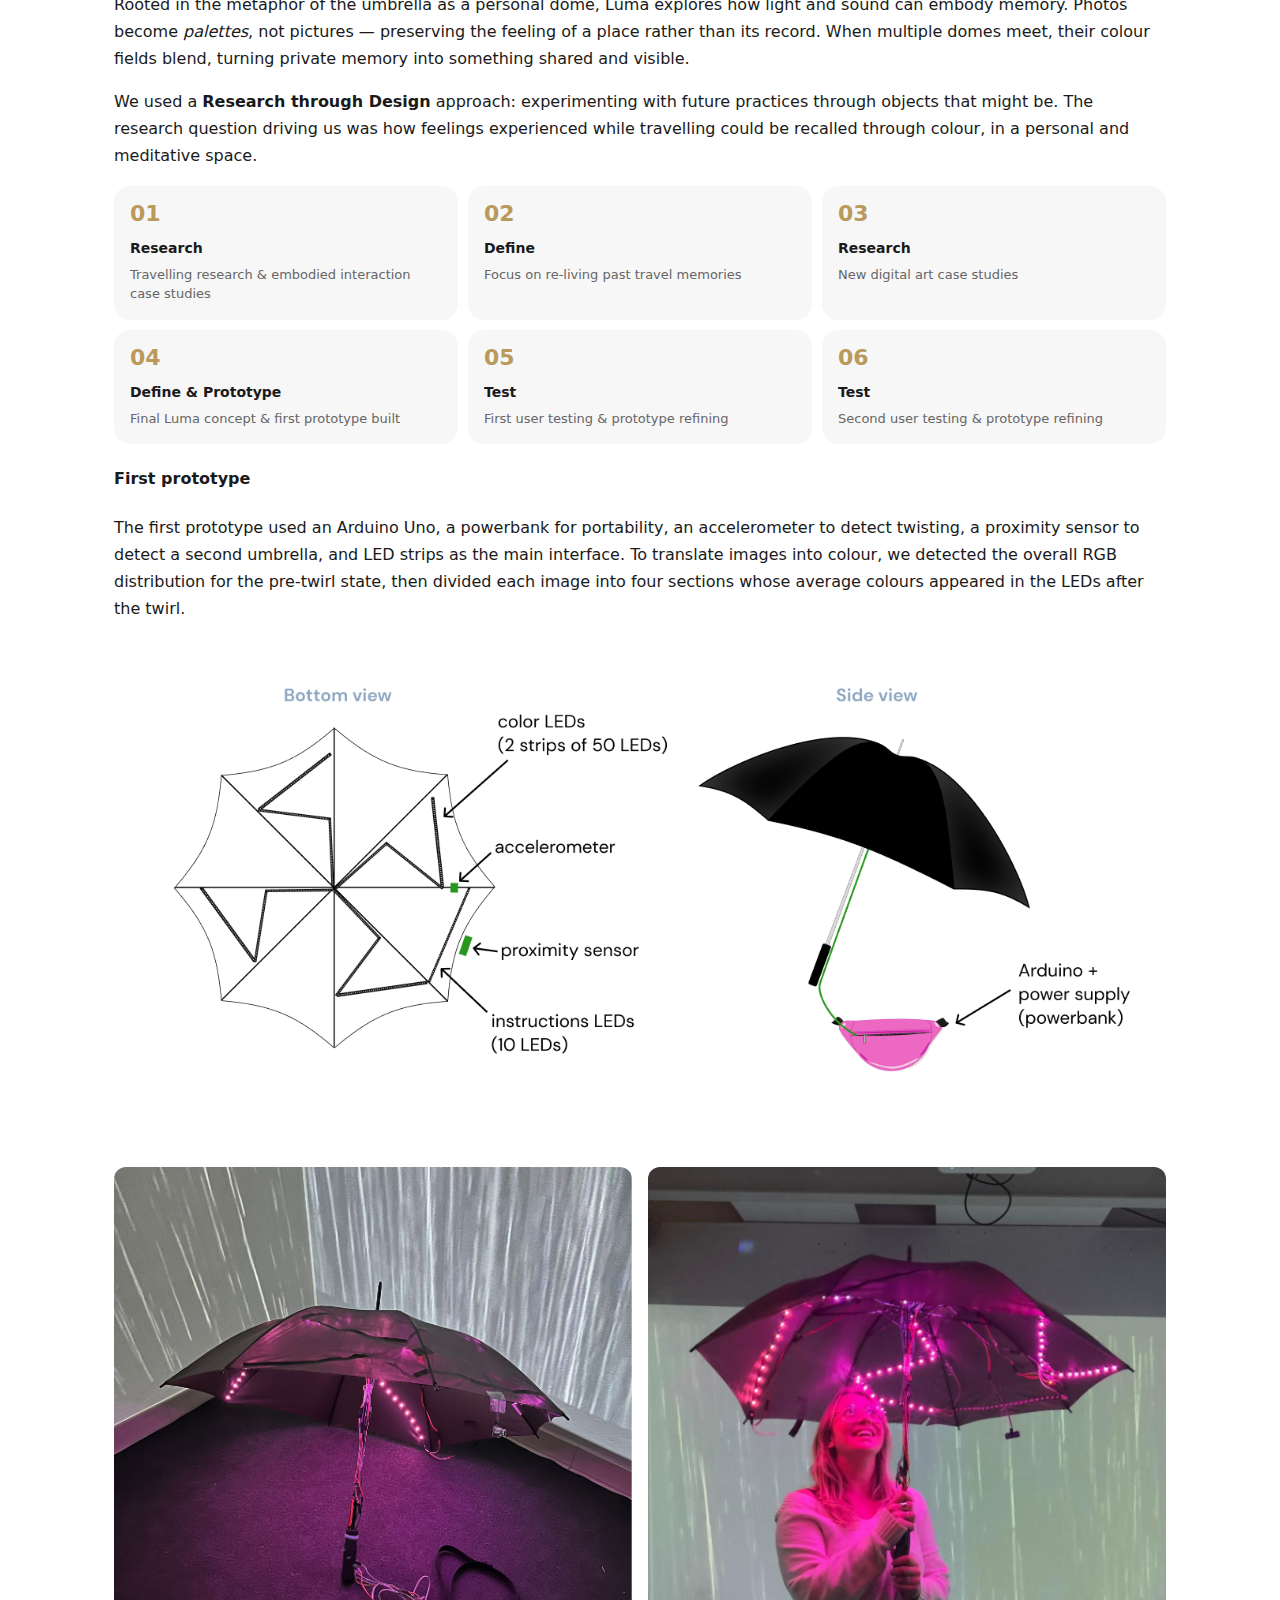
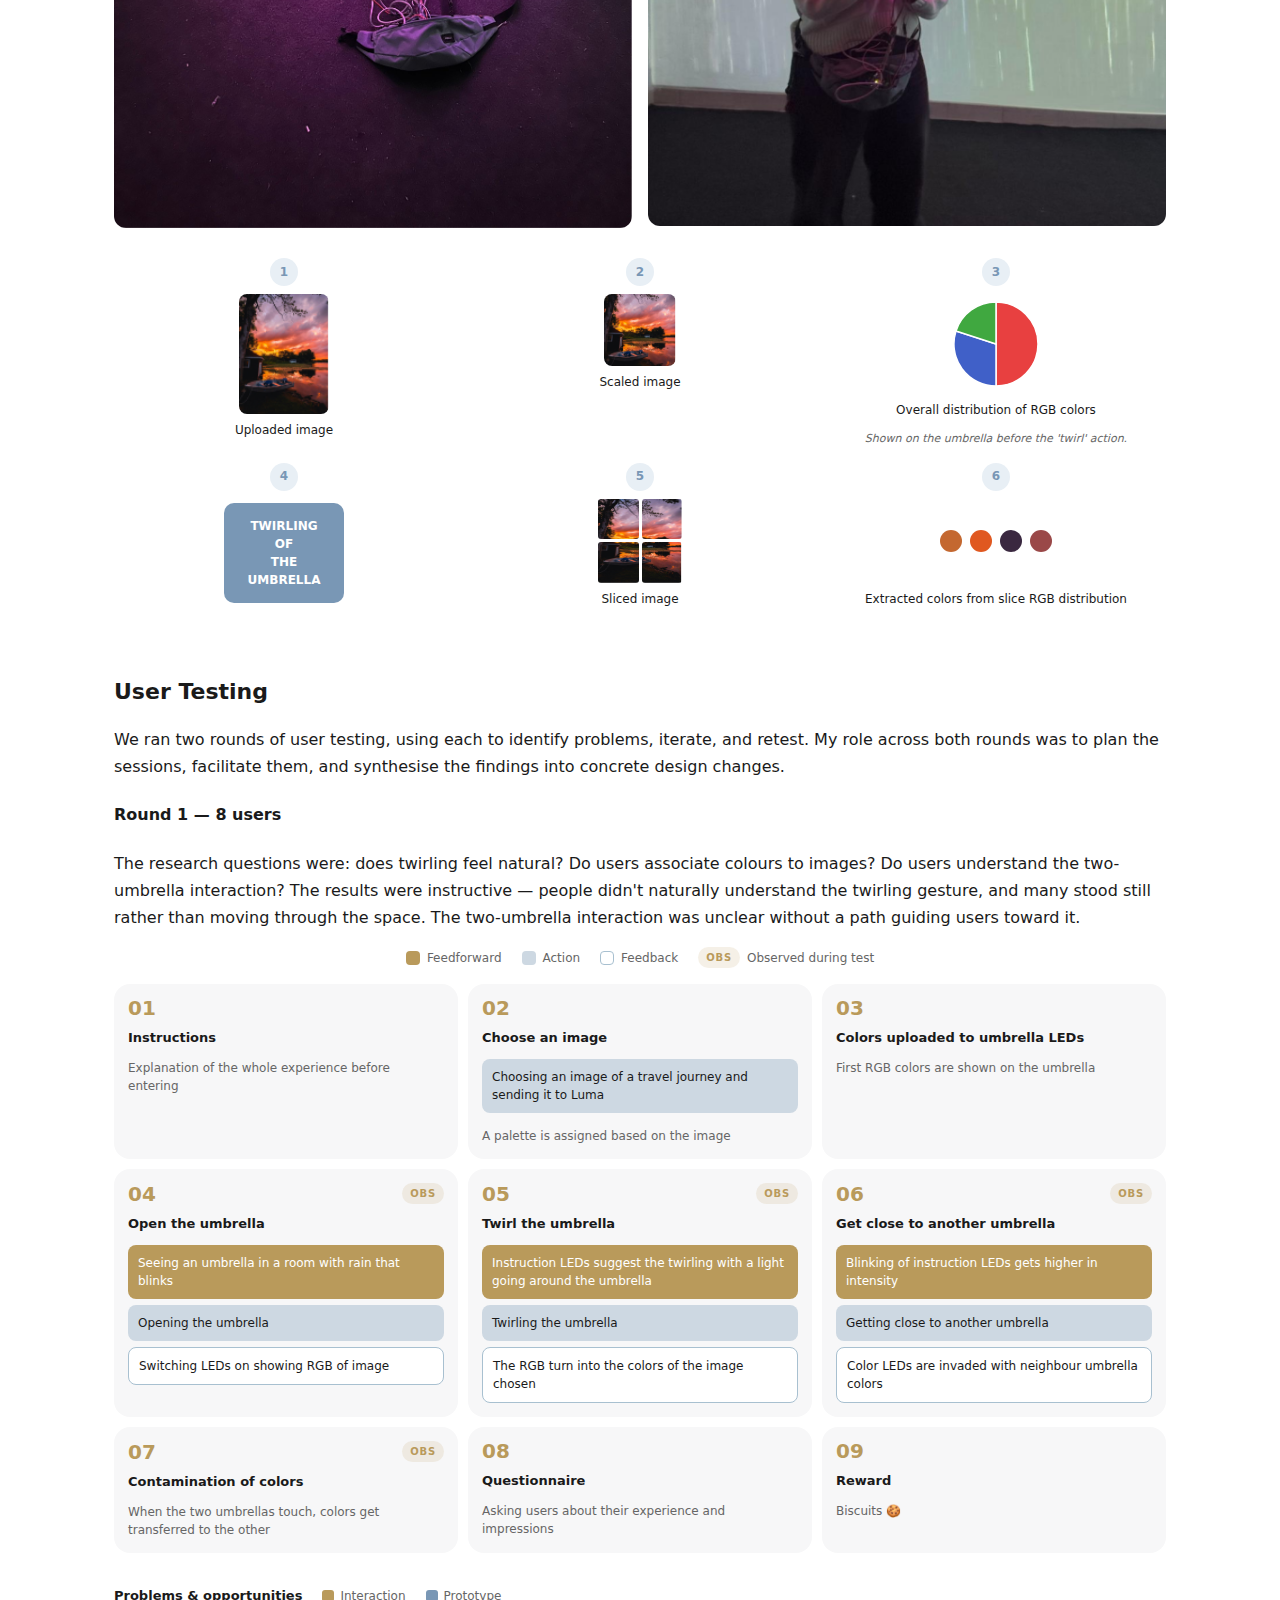
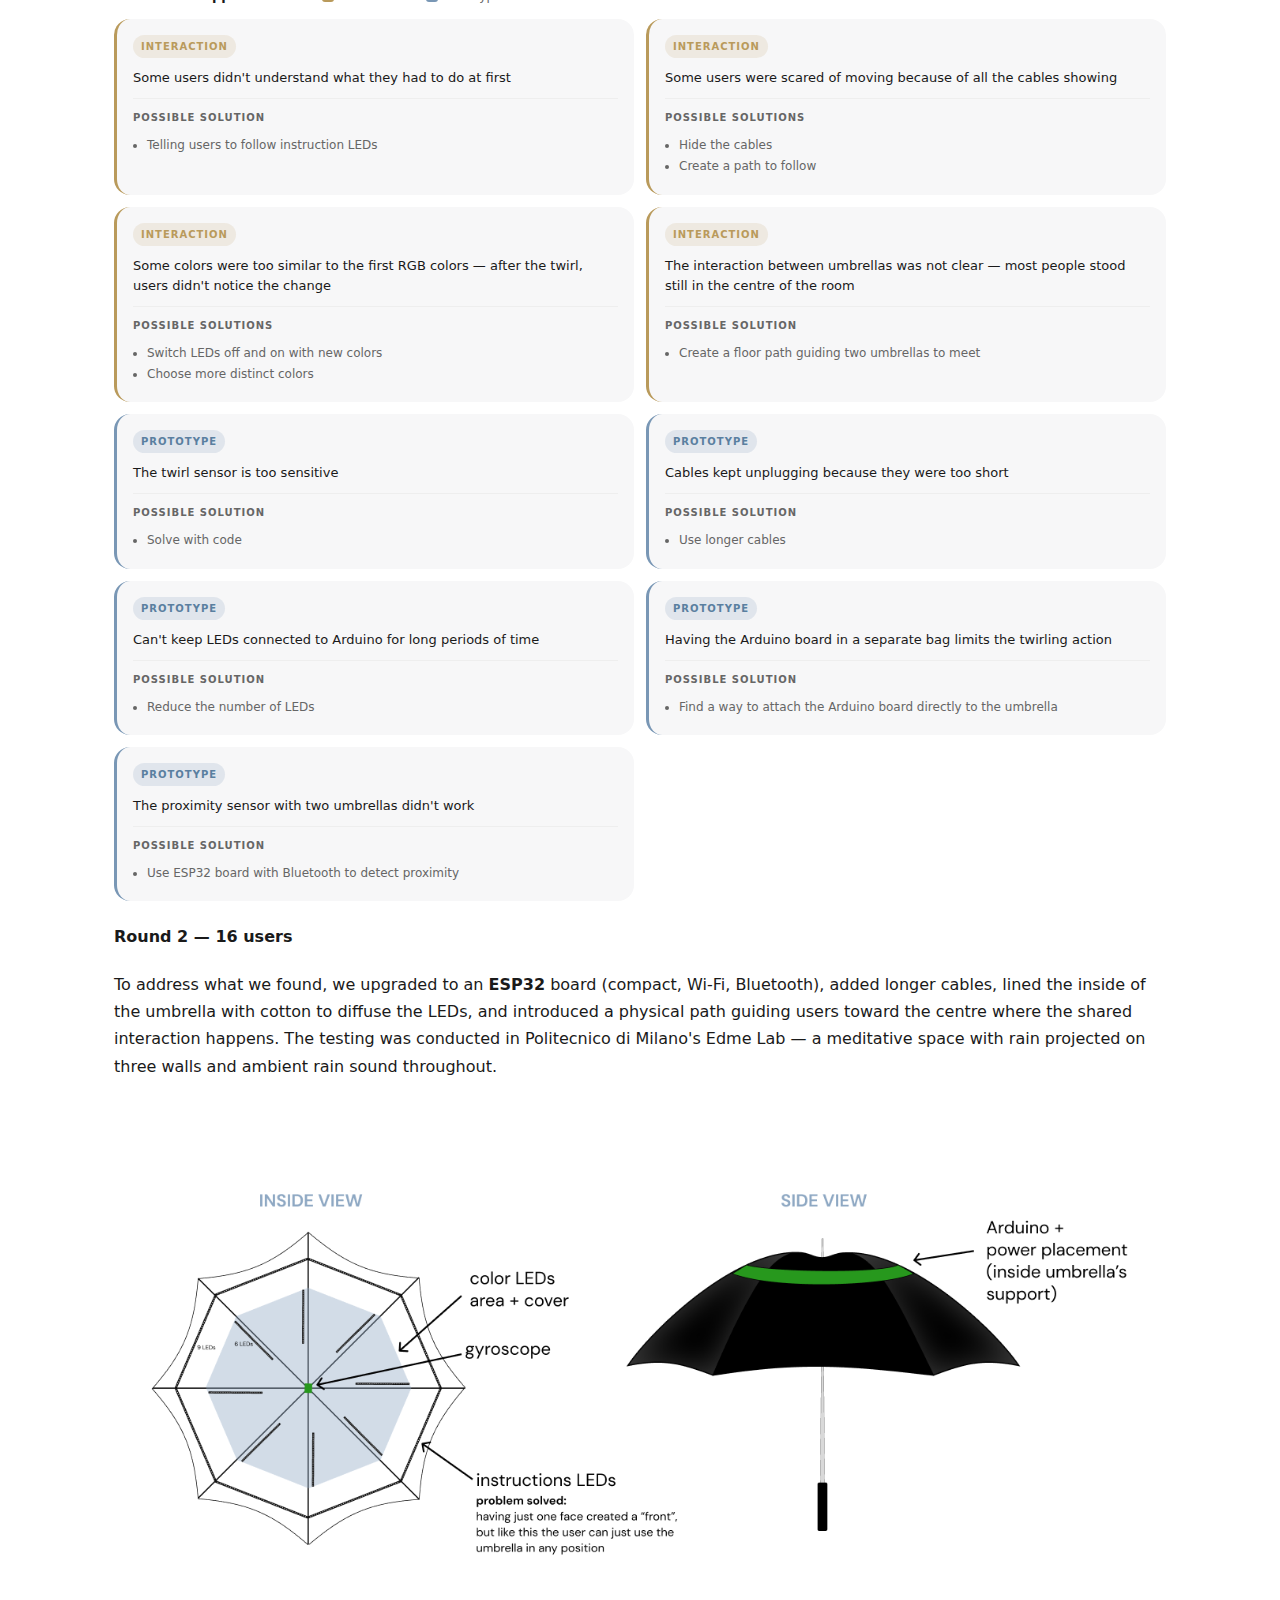
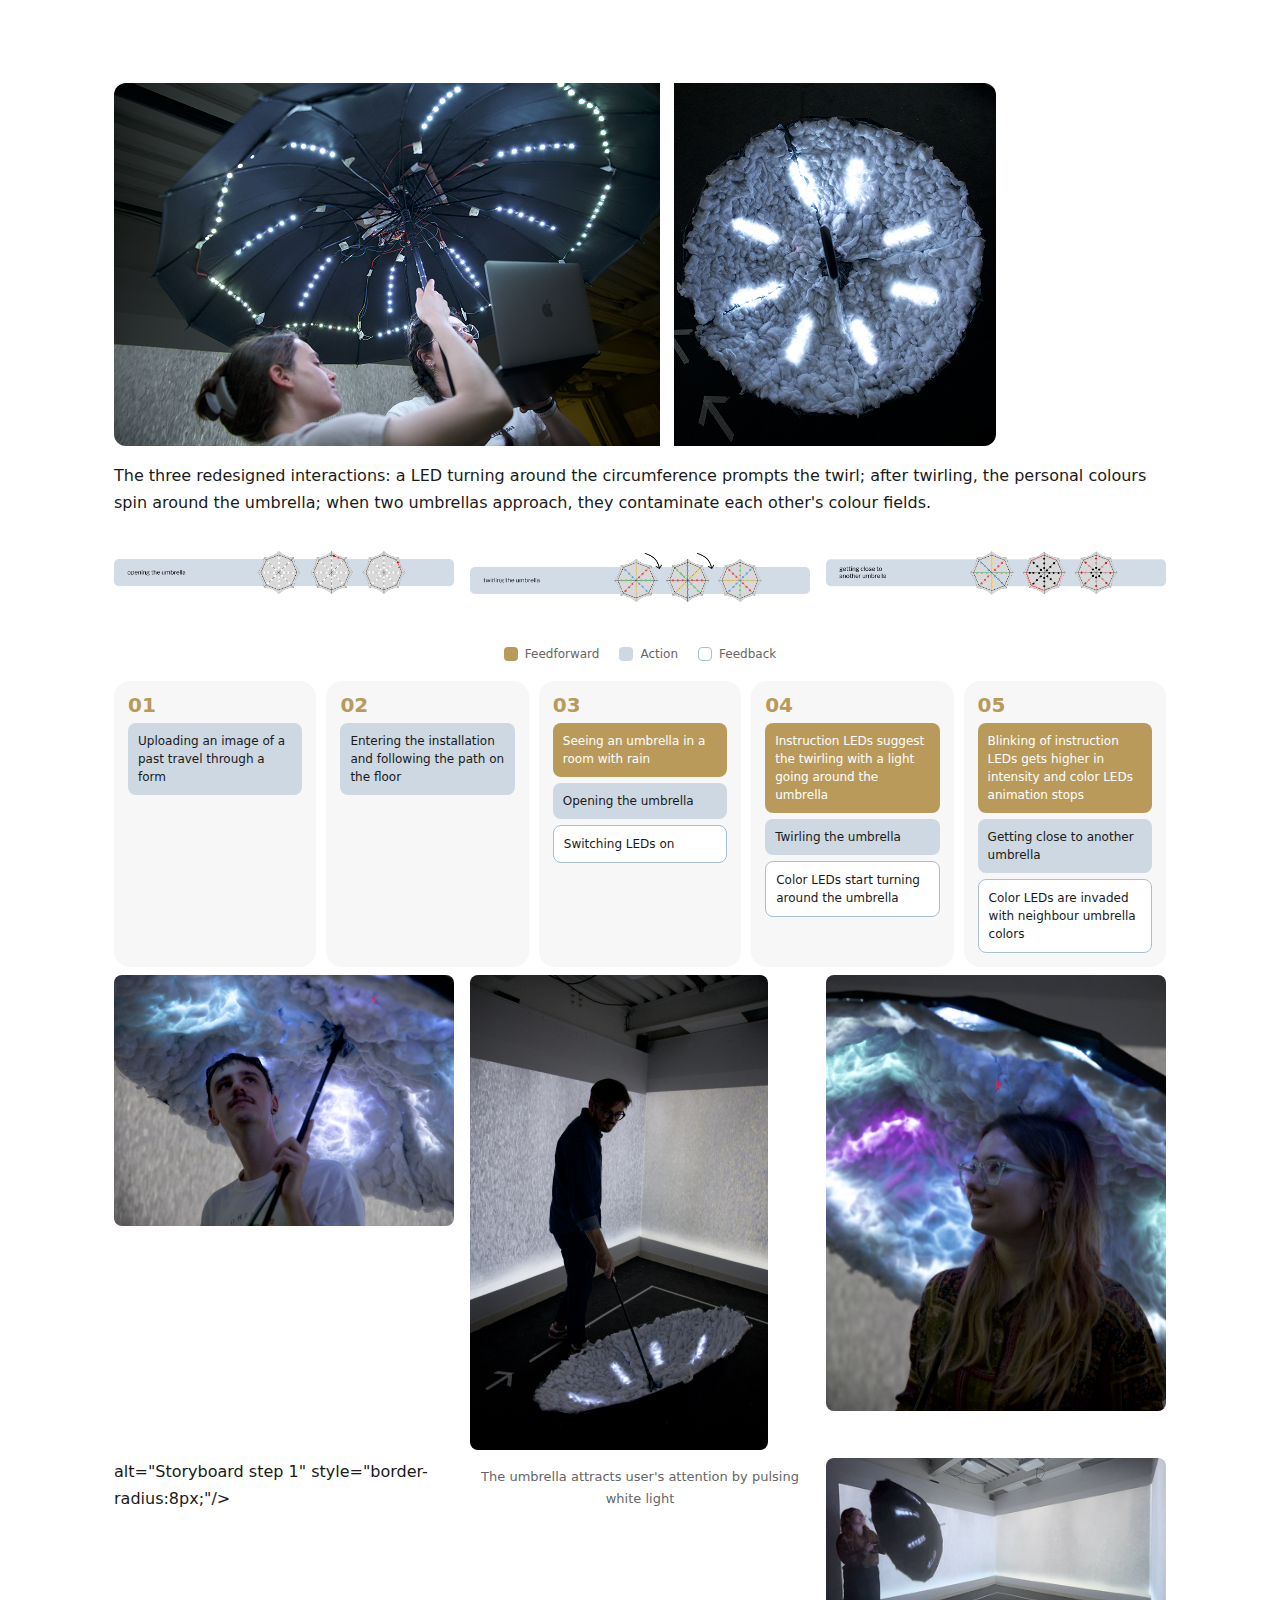
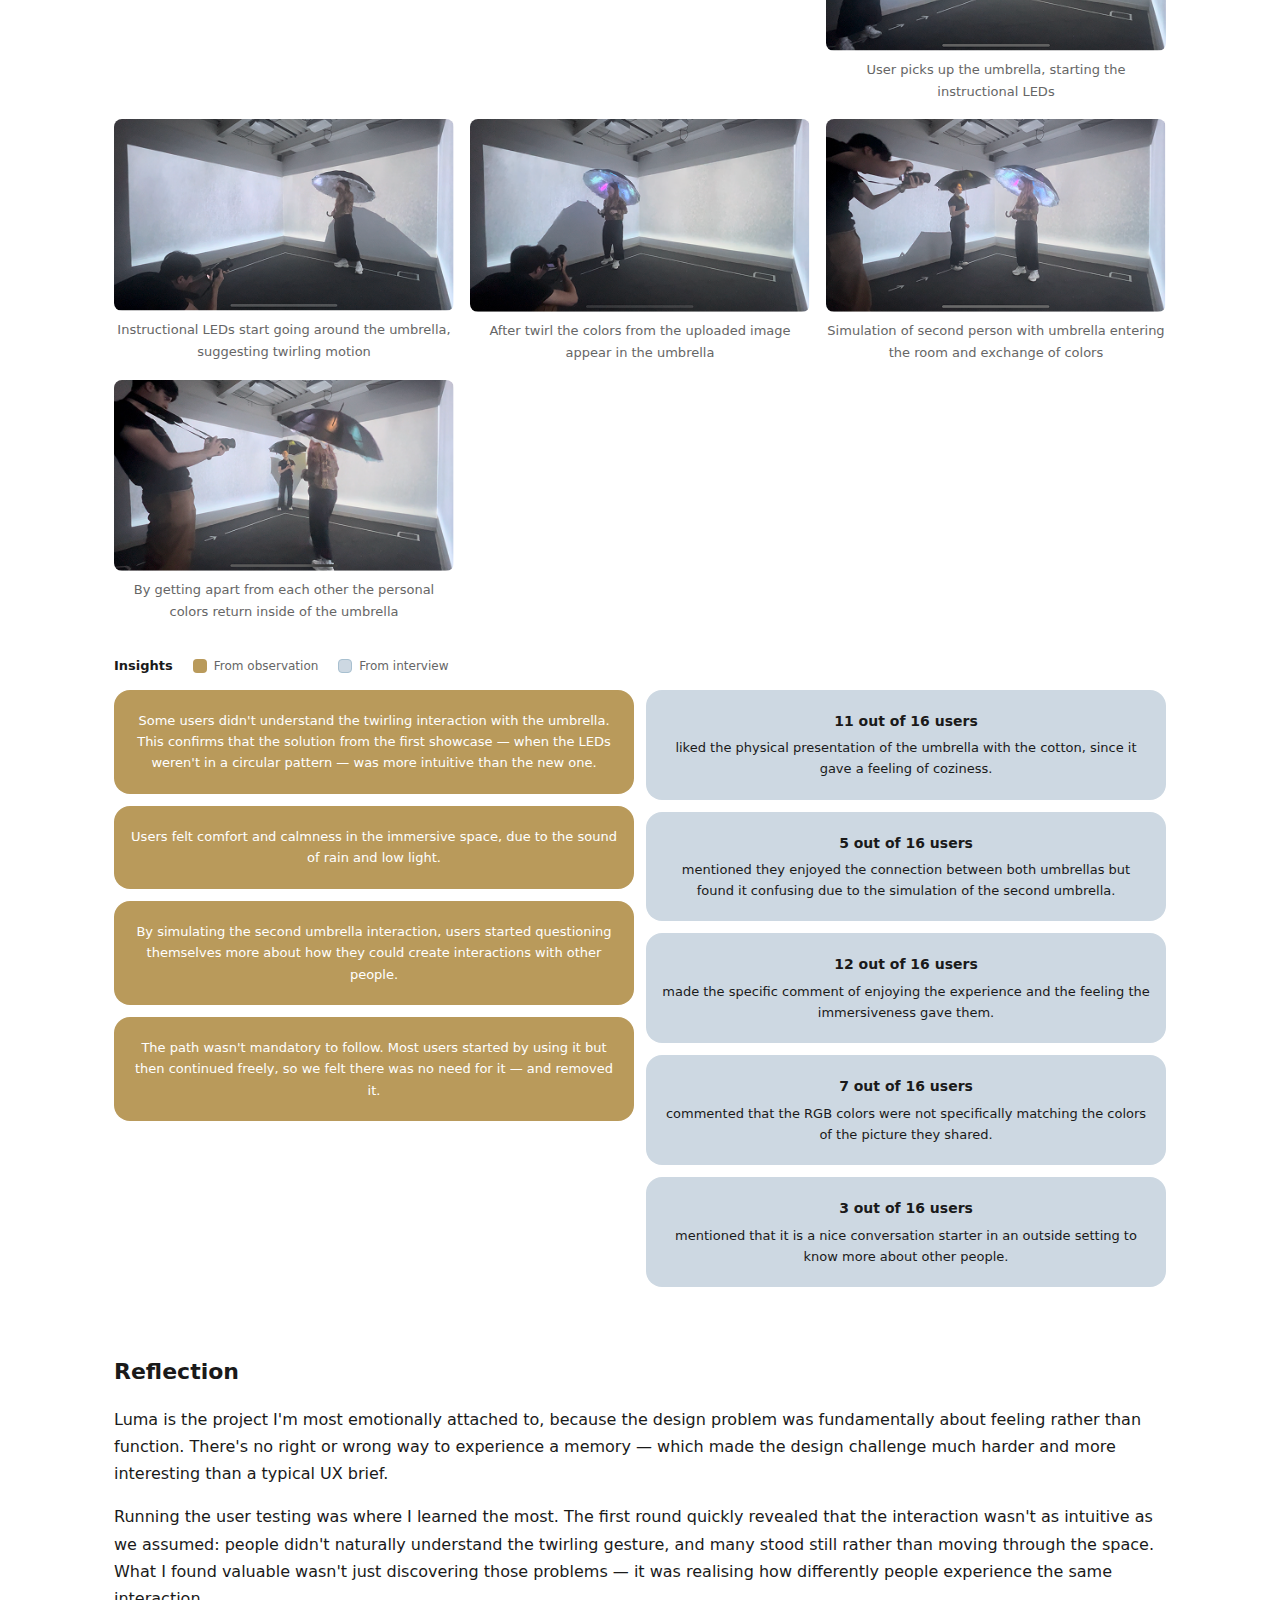
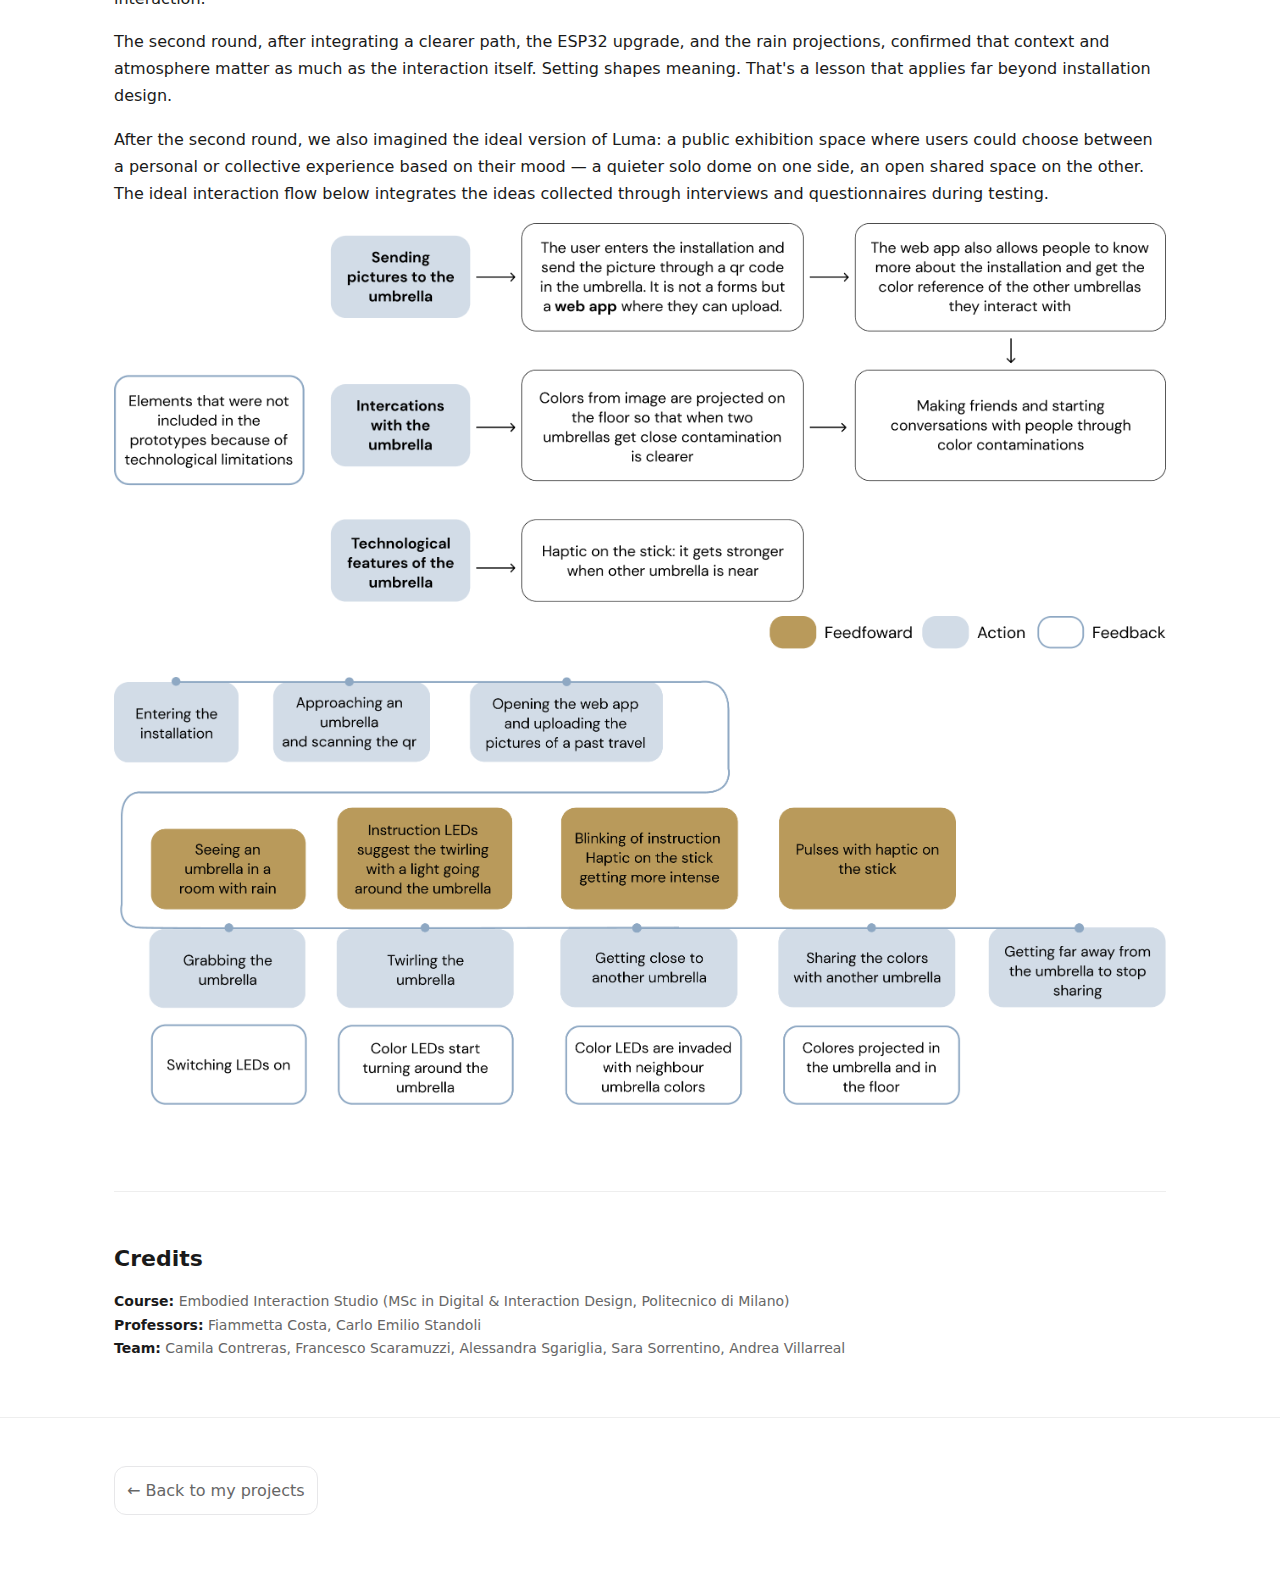
<file: Luma.html>
<!DOCTYPE html>
<html lang="en">
<head>
  <meta charset="UTF-8" />
  <meta name="viewport" content="width=device-width, initial-scale=1" />
  <title>Luma — Case Study</title>
  <meta name="description" content="Luma — a personal dome immersive experience translating travel memories into light and sound." />
  <link rel="icon" href="favicon.ico" sizes="any">
  <link rel="apple-touch-icon" href="apple-touch-icon.png">
  <style>
    :root{
      --bg:#ffffff; --text:#1a1a1a; --muted:#666; --accent:#B99A5B;
      --card:#f7f7f8; --radius:16px; --shadow:0 6px 20px rgba(0,0,0,.08);
      --maxw:1100px; --wide:1280px; --card-hover:#A8BBCE;
    }
    *{box-sizing:border-box} html,body{margin:0}
    body{font:16px/1.7 system-ui,-apple-system,Segoe UI,Roboto,Helvetica,Arial; color:var(--text); background:var(--bg); -webkit-font-smoothing:antialiased;}
    img{max-width:100%; display:block; border-radius:12px}
    a{color:inherit; text-decoration:none}
    .wrap{max-width:var(--maxw); margin:auto; padding:24px}
    .progress{position:absolute; bottom:0; left:0; height:3px; background:var(--accent); width:0; z-index:95; right:0;}
    header{position:sticky; top:0; background:rgba(255,255,255,.95); backdrop-filter:blur(8px); border-bottom:1px solid #eee; z-index:100;}
    .nav{display:flex; align-items:center; justify-content:space-between; gap:16px; max-width:var(--maxw); margin:auto; padding:16px 24px;}
    .brand{font-size:22px; font-weight:600; color:var(--accent); white-space:nowrap; text-decoration:none;}
    .links{display:flex; align-items:center;}
    .menu-toggle{display:none;}
    @media(max-width:679px){
      .menu-toggle{display:inline-flex; align-items:center; justify-content:center; background:transparent; border:none; padding:4px; margin-left:auto; cursor:pointer; text-decoration:none;}
      .nav-say-hi{display:none !important;} #primary-nav{display:none !important;}
    }
    .nav-say-hi{display:inline-flex; align-items:center; justify-content:center; width:40px; height:40px; border:none; background:transparent; text-decoration:none; position:relative;}
    .nav-say-hi svg{width:22px; height:22px; position:absolute; transition:opacity 0.18s;}
    .nav-say-hi .icon-outline{opacity:1;} .nav-say-hi .icon-filled{opacity:0;}
    .nav-say-hi:hover .icon-outline{opacity:0;} .nav-say-hi:hover .icon-filled{opacity:1;}
    .nav-say-hi svg path{fill:#1a1a1a;} .nav-say-hi:hover svg path{fill:var(--accent);}
    .sticky-header{position:sticky; top:58px; background:rgba(255,255,255,.95); backdrop-filter:blur(8px); z-index:90;}
    .hero{border-bottom:none;}
    .hero-inner{max-width:var(--maxw); margin:auto; padding:32px 24px 16px;}
    /* ====== Step bar ====== */
    .step-bar{border-top:1px solid #eee; border-bottom:1px solid #eee; padding:8px 0 10px;}
    .step-bar-inner{max-width:var(--maxw); margin:auto; padding:0 24px;}
    .step-bar-label{display:block; font-size:10px; letter-spacing:0.12em; text-transform:uppercase; color:var(--muted); margin:0 0 6px; font-weight:400;}
    .step-pills{display:flex; align-items:center; gap:0; overflow-x:auto;}
    .step-pill{font-size:12px; padding:4px 12px; border-radius:999px; border:1px solid #eee; white-space:nowrap; color:var(--muted); background:#fff; transition:background .2s,color .2s,border-color .2s; flex-shrink:0;}
    .step-pill.active{background:var(--accent); color:#fff; border-color:var(--accent); font-weight:600;}
    .step-pill.past{background:var(--accent); color:#fff; border-color:var(--accent); opacity:0.45;}
    .step-line{flex:1; height:1px; background:#eee; min-width:8px; max-width:32px;}
    .step-line.past{background:var(--accent); opacity:0.45;}
    .step-line.active{background:var(--accent); opacity:0.45;}
    .breadcrumbs{font-size:13px; color:var(--muted);}
    .breadcrumbs a{color:var(--muted);}
    h1{font-size:clamp(28px,4vw,40px); line-height:1.15; margin:4px 0 8px;}
    .meta{display:flex; flex-wrap:wrap; gap:8px; font-size:14px; margin:0;}
    .pill{display:inline-block; font-size:12px; padding:4px 10px; border-radius:999px; background:#fff; border:1px solid #eee;}
    .mast{margin:16px auto; max-width:var(--wide);}
    .stack-section{}
    .section-body{padding-bottom:40px;}
    .section-title-text{font-size:22px; font-weight:700; margin:0 0 20px; padding:32px 0 0; color:var(--text); line-height:1.2;}
    figure{margin:14px 0;}
    figcaption{font-size:13px; color:var(--muted); margin-top:6px;}
    .callout{background:var(--card); border-radius:var(--radius); padding:16px; box-shadow:var(--shadow);}
    .grid{display:grid; grid-template-columns:1fr; gap:16px;}
    @media(min-width:760px){.grid.cols-2{grid-template-columns:1fr 1fr;}}
    @media(min-width:980px){.grid.cols-3{grid-template-columns:repeat(3,1fr);}}
    .btn{display:inline-flex; align-items:center; gap:8px; padding:10px 12px; border-radius:12px; border:1px solid #e7e7e9; background:#fff; transition:background 0.18s, border-color 0.18s, color 0.18s;}
    .btn:hover{background:#B99A5B; border-color:#B99A5B; color:#fff;}
    .btn-arrow::after{display:none;}
    footer{margin-top:32px; padding:24px 0 48px; color:var(--muted); border-top:1px solid #eee;}
    @media(max-width:580px){ .process-cards{ grid-template-columns: repeat(2,1fr) !important; } }
    .proc-grid{ display:grid; grid-template-columns:repeat(3,1fr); gap:16px; margin-top:16px; }
    @media(max-width:580px){ .proc-grid{ grid-template-columns:repeat(2,1fr); } }
    .proc-step{ display:flex; flex-direction:column; align-items:center; gap:8px; text-align:center; }
    .proc-num{ width:28px; height:28px; border-radius:50%; background:#e8eff5; display:flex; align-items:center; justify-content:center; font-size:12px; font-weight:600; color:#7997b5; flex-shrink:0; }
    .proc-label{ font-size:12px; color:var(--text); margin:0; line-height:1.4; }
    .proc-sublabel{ font-size:11px; color:var(--muted); margin:4px 0 0; line-height:1.4; font-style:italic; }
    .proc-visual{ display:flex; align-items:center; justify-content:center; width:100%; }
    .twirl-badge{ background:#7997B5; color:#fff; border-radius:10px; padding:14px 16px; font-size:12px; font-weight:700; text-align:center; line-height:1.5; max-width:120px; }
    .sliced-grid{ display:grid; grid-template-columns:1fr 1fr; gap:3px; width:84px; height:84px; }
    .proc-quadrant{ background-size:200% 200%; border-radius:3px; }
    .proc-q1{ background-position:0% 0%; }
    .proc-q2{ background-position:100% 0%; }
    .proc-q3{ background-position:0% 100%; }
    .proc-q4{ background-position:100% 100%; }
    .color-dots{ display:flex; gap:8px; align-items:center; justify-content:center; flex-wrap:wrap; }
    .sb-wrap{ overflow-x:auto; margin-top:8px; }
    .sb-inner{ min-width:580px; }
    .sb-grid{ display:grid; grid-template-columns:repeat(5,1fr); grid-template-rows:minmax(90px,auto) 20px auto 20px minmax(80px,auto); column-gap:8px; row-gap:0; }
    .sb-card-ff{ background:#B99A5B; color:#fff; border-radius:12px; padding:14px 12px; font-size:13px; text-align:center; line-height:1.55; height:100%; box-sizing:border-box; }
    .sb-card-action{ background:#cdd8e2; border-radius:12px; padding:14px 12px; font-size:13px; text-align:center; line-height:1.55; width:100%; }
    .sb-card-fb{ background:#fff; border:1.5px solid #a8c0d0; border-radius:12px; padding:14px 12px; font-size:13px; text-align:center; line-height:1.55; height:100%; box-sizing:border-box; }
    .sb-conn-v{ display:flex; justify-content:center; align-items:stretch; height:100%; }
    .sb-conn-v div{ width:1.5px; background:#a8c0d0; }
    .sb-legend{ display:flex; align-items:center; justify-content:center; gap:20px; margin-bottom:16px; flex-wrap:wrap; }
    .sb-legend-item{ display:flex; align-items:center; gap:7px; font-size:12px; color:var(--muted); }
    .sb-legend-dot{ width:14px; height:14px; border-radius:4px; flex-shrink:0; }
    .sb-cards-grid{ display:grid; grid-template-columns:repeat(3,1fr); gap:10px; margin-top:8px; }
    @media(max-width:600px){ .sb-cards-grid{ grid-template-columns:repeat(2,1fr); } }
    .sb-step-card{ background:var(--card); border-radius:var(--radius); padding:14px; display:flex; flex-direction:column; gap:8px; }
    .sb-step-num{ font-size:20px; font-weight:700; color:var(--accent); line-height:1; }
    .sb-subcards{ display:flex; flex-direction:column; gap:6px; }
    .sb-sc{ border-radius:8px; padding:9px 10px; font-size:12px; line-height:1.5; }
    .sb-sc--ff{ background:#B99A5B; color:#fff; }
    .sb-sc--action{ background:#cdd8e2; color:#1a1a1a; }
    .sb-sc--fb{ background:#fff; border:1.5px solid #a8c0d0; color:#1a1a1a; }
    .sb-cards-grid-5{ display:grid; grid-template-columns:repeat(5,1fr); gap:10px; margin-top:8px; }
    @media(max-width:800px){ .sb-cards-grid-5{ grid-template-columns:repeat(3,1fr); } }
    @media(max-width:500px){ .sb-cards-grid-5{ grid-template-columns:repeat(2,1fr); } }
    .insights-grid{ display:grid; grid-template-columns:1fr 1fr; gap:12px; margin-top:8px; }
    @media(max-width:600px){ .insights-grid{ grid-template-columns:1fr; } }
    .insights-col{ display:flex; flex-direction:column; gap:12px; }
    .insight-card{ border-radius:var(--radius); padding:20px 16px; font-size:13px; line-height:1.65; text-align:center; }
    .insight-card--obs{ background:#B99A5B; color:#fff; }
    .insight-card--int{ background:#cdd8e2; color:var(--text); }
    .insight-stat{ display:block; font-size:14px; font-weight:700; margin-bottom:4px; }
    .storyboard-grid{ display:grid; grid-template-columns:repeat(3,1fr); gap:16px; margin-top:8px; }
    @media(max-width:680px){ .storyboard-grid{ grid-template-columns:repeat(2,1fr); } }
    @media(max-width:420px){ .storyboard-grid{ grid-template-columns:1fr; } }
    .test-grid{ display:grid; grid-template-columns:repeat(5,1fr); gap:10px; margin-top:8px; }
    @media(max-width:800px){ .test-grid{ grid-template-columns:repeat(3,1fr); } }
    @media(max-width:500px){ .test-grid{ grid-template-columns:repeat(2,1fr); } }
    .test-card{ background:var(--card); border-radius:var(--radius); padding:14px; display:flex; flex-direction:column; gap:6px; border-left:3px solid transparent; }
    .test-card--obs{ background:rgba(185,154,91,0.09); border-left-color:var(--accent); }
    .test-card-num{ font-size:11px; font-weight:700; letter-spacing:1.5px; text-transform:uppercase; color:var(--muted); }
    .test-card-num--obs{ color:var(--accent); }
    .test-card-title{ font-size:13px; font-weight:700; margin:0; line-height:1.3; }
    .test-card-desc{ font-size:12px; color:var(--muted); margin:0; line-height:1.5; }
    .test-obs-badge{ display:inline-block; font-size:10px; font-weight:600; letter-spacing:0.8px; text-transform:uppercase; color:var(--accent); background:rgba(185,154,91,0.15); border-radius:999px; padding:2px 8px; align-self:flex-start; }
    .problems-grid{ display:grid; grid-template-columns:repeat(2,1fr); gap:12px; margin-top:8px; }
    @media(max-width:600px){ .problems-grid{ grid-template-columns:1fr; } }
    .prob-card{ background:var(--card); border-radius:var(--radius); padding:16px; display:flex; flex-direction:column; gap:10px; border-left:3px solid transparent; }
    .prob-card--int{ border-left-color:#B99A5B; }
    .prob-card--proto{ border-left-color:#7997B5; }
    .prob-badge{ font-size:10px; font-weight:700; letter-spacing:1px; text-transform:uppercase; padding:3px 8px; border-radius:999px; align-self:flex-start; }
    .prob-badge--int{ background:rgba(185,154,91,0.15); color:#B99A5B; }
    .prob-badge--proto{ background:rgba(121,151,181,0.18); color:#5a7fa0; }
    .prob-problem{ font-size:13px; color:var(--text); line-height:1.55; margin:0; }
    .prob-divider{ height:1px; background:#eee; border:none; margin:0; }
    .prob-solution-label{ font-size:10px; font-weight:700; letter-spacing:1px; text-transform:uppercase; color:var(--muted); margin:0; }
    .prob-solutions{ font-size:12px; color:var(--muted); line-height:1.6; margin:0; padding-left:14px; }
    .prob-solutions li{ margin-bottom:2px; }

    /* ====== Hero collapse on scroll ====== */
    .breadcrumbs, .meta { transition: opacity .25s, max-height .25s, margin .25s; overflow:hidden; max-height: 60px; }
    .hero-inner h1 { transition: font-size .25s; }
    .sticky-header.scrolled .breadcrumbs { opacity:0; max-height:0; margin:0; pointer-events:none; }
    .sticky-header.scrolled .meta { opacity:0; max-height:0; margin:0; pointer-events:none; }
    .sticky-header.scrolled h1 { font-size: 18px; margin-bottom: 0; }
    .sticky-header.scrolled .hero-inner { padding-top: 24px; padding-bottom: 16px; }
  </style>
</head>
<body>
  <header>
    <div class="nav">
      <a href="index.html" class="brand">Alessandra Sgariglia</a>
      <a href="/cdn-cgi/l/email-protection#bddcd1d8cedadccf93d9d8ced4dad3cefddad0dcd4d193ded2d0" target="_blank" class="menu-toggle" aria-label="Send email">
        <svg viewBox="0 0 384 269.98" xmlns="http://www.w3.org/2000/svg" style="width:22px;height:22px;"><path d="M384,29.24v211.5c-3.14,16.42-16.17,29.24-33.87,29.24H33.87c-17.7,0-30.75-12.85-33.87-29.24V29.24C3.18,12.99,15.94.06,33.12.05L350.13,0c17.66,0,30.73,12.76,33.87,29.24ZM200.47,167.56L345.1,22.48H38.91s144.85,145.28,144.85,145.28c5.15,3.76,11.31,3.95,16.71-.2ZM119.31,135.01L22.51,37.87v194.19s96.8-97.04,96.8-97.04ZM361.46,232.04l.03-194.12-96.78,97.05,96.75,97.08ZM248.85,150.95l-33.11,33.15c-13.69,12.09-34.19,12.02-47.72-.26l-32.87-32.88-96.2,96.53h306.12s-96.22-96.54-96.22-96.54Z" fill="#1a1a1a"/></svg>
      </a>
      <nav id="primary-nav" class="links">
        <a href="/cdn-cgi/l/email-protection#9efff2fbedf9ffecb0fafbedf7f9f0eddef9f3fff7f2b0fdf1f3" target="_blank" class="nav-say-hi" aria-label="Send email">
          <svg class="icon-outline" viewBox="0 0 384 269.98" xmlns="http://www.w3.org/2000/svg"><path d="M384,29.24v211.5c-3.14,16.42-16.17,29.24-33.87,29.24H33.87c-17.7,0-30.75-12.85-33.87-29.24V29.24C3.18,12.99,15.94.06,33.12.05L350.13,0c17.66,0,30.73,12.76,33.87,29.24ZM200.47,167.56L345.1,22.48H38.91s144.85,145.28,144.85,145.28c5.15,3.76,11.31,3.95,16.71-.2ZM119.31,135.01L22.51,37.87v194.19s96.8-97.04,96.8-97.04ZM361.46,232.04l.03-194.12-96.78,97.05,96.75,97.08ZM248.85,150.95l-33.11,33.15c-13.69,12.09-34.19,12.02-47.72-.26l-32.87-32.88-96.2,96.53h306.12s-96.22-96.54-96.22-96.54Z"/></svg>
          <svg class="icon-filled" viewBox="0 0 382.27 268.77" xmlns="http://www.w3.org/2000/svg"><path d="M382.27,29.11v210.54c-1.05,3.24-1.97,6.45-3.52,9.75l-115.76-115.02,115.76-115.02c1.55,3.3,2.47,6.5,3.52,9.75Z"/><path d="M214.8,150.79c-13.12,13.05-34.22,13.01-47.13.17L19.38,3.52C23.55,1.42,27.87,0,33.03,0h316.21c5.17,0,9.48,1.42,13.65,3.52l-148.09,147.26Z"/><path d="M362.81,265.16c-4.18,2.45-8.9,3.61-14.33,3.61H33.03c-5.17,0-9.46-1.42-13.66-3.52l115.71-114.97,17.21,16.98c21.6,21.3,56.49,20.93,78.06-.36l16.82-16.61,115.62,114.87Z"/><path d="M3.63,249.31c-1.88-3.48-3.6-7.53-3.6-12.05l-.03-205.03c.42-4.89,1.4-8.81,3.52-12.88l115.76,115.03L3.63,249.31Z"/></svg>
        </a>
      </nav>
    </div>
  </header>

  <div class="sticky-header" id="sticky-header">
    <div class="hero" id="hero">
      <div class="hero-inner">
        <div class="breadcrumbs"><a href="index.html">My projects</a> / Luma</div>
        <h1>Luma</h1>
        <div class="meta">
          <span style="font-size:13px; color:var(--accent); font-weight:500;">#InteractionDesign</span>
          <span style="font-size:13px; color:var(--muted); font-weight:500;">#ExhibitionDesign</span>
        </div>
      </div>
    </div>
    <div class="step-bar" id="step-bar">
      <div class="step-bar-inner">
        <span class="step-bar-label">The Process</span>
        <div class="step-pills">
          <span class="step-pill" data-idx="0">Overview</span>
          <span class="step-line"></span>
          <span class="step-pill" data-idx="1">Concept & Prototyping</span>
          <span class="step-line"></span>
          <span class="step-pill" data-idx="2">User Testing</span>
          <span class="step-line"></span>
          <span class="step-pill" data-idx="3">Reflection</span>
        </div>
      </div>
    </div>
  </div>

  <main class="wrap">
    <figure class="mast">
      <img src="imgs/cover_luma.png" alt="Luma installation cover" />
    </figure>

    <div class="stack-container">

      <!-- OVERVIEW -->
      <div class="stack-section" id="sec-0">
        <div class="section-body">
          <h2 class="section-title-text">Overview</h2>
          <p>Travel memories are deeply sensory — the quality of light in a particular afternoon, the colour palette of a city you loved. Yet when we try to share them, we reach for photos that show the place but rarely convey how it <em>felt</em>. Luma was an attempt to close that gap.</p>
          <p>Luma is an immersive, physical installation that lets people re-live a travel memory inside a personal dome — an umbrella. Colours extracted from a user's photo are translated into light and ambient sound, creating a calm, meditative space unique to that memory. In shared settings, two domes can approach each other and "contaminate" one another's colour fields, turning private memory into a collective experience.</p>
          <div class="grid cols-2" style="margin-top:16px;">
            <div class="callout"><strong>My role</strong><br/><br/>I contributed to the initial concept and idea generation, and was hands-on during the creation of the physical installation. My main individual lead was the user testing: I planned both rounds, facilitated the sessions, and synthesised the insights that drove our iterations.</div>
            <div class="callout"><strong>Tools</strong><br/><ul><li>Figma</li><li>Arduino / ESP32</li></ul><strong>Context</strong><br/>Embodied Interaction Studio · MSc Digital & Interaction Design, Politecnico di Milano</div>
          </div>
        </div>
      </div>

      <!-- CONCEPT & PROTOTYPING -->
      <div class="stack-section" id="sec-1">
        <div class="section-body">
          <h2 class="section-title-text">Concept & Prototyping</h2>
          <p>Rooted in the metaphor of the umbrella as a personal dome, Luma explores how light and sound can embody memory. Photos become <em>palettes</em>, not pictures — preserving the feeling of a place rather than its record. When multiple domes meet, their colour fields blend, turning private memory into something shared and visible.</p>
          <p>We used a <strong>Research through Design</strong> approach: experimenting with future practices through objects that might be. The research question driving us was how feelings experienced while travelling could be recalled through colour, in a personal and meditative space.</p>
          <div class="process-cards" style="display:grid; grid-template-columns:repeat(3,1fr); gap:10px; margin-top:16px;">
            <div style="background:var(--card); border-radius:var(--radius); padding:16px;">
              <span style="font-size:22px; font-weight:700; color:var(--accent); line-height:1;">01</span>
              <p style="margin:8px 0 4px; font-size:14px; font-weight:700;">Research</p>
              <p style="margin:0; font-size:13px; color:var(--muted); line-height:1.5;">Travelling research & embodied interaction case studies</p>
            </div>
            <div style="background:var(--card); border-radius:var(--radius); padding:16px;">
              <span style="font-size:22px; font-weight:700; color:var(--accent); line-height:1;">02</span>
              <p style="margin:8px 0 4px; font-size:14px; font-weight:700;">Define</p>
              <p style="margin:0; font-size:13px; color:var(--muted); line-height:1.5;">Focus on re-living past travel memories</p>
            </div>
            <div style="background:var(--card); border-radius:var(--radius); padding:16px;">
              <span style="font-size:22px; font-weight:700; color:var(--accent); line-height:1;">03</span>
              <p style="margin:8px 0 4px; font-size:14px; font-weight:700;">Research</p>
              <p style="margin:0; font-size:13px; color:var(--muted); line-height:1.5;">New digital art case studies</p>
            </div>
            <div style="background:var(--card); border-radius:var(--radius); padding:16px;">
              <span style="font-size:22px; font-weight:700; color:var(--accent); line-height:1;">04</span>
              <p style="margin:8px 0 4px; font-size:14px; font-weight:700;">Define & Prototype</p>
              <p style="margin:0; font-size:13px; color:var(--muted); line-height:1.5;">Final Luma concept & first prototype built</p>
            </div>
            <div style="background:var(--card); border-radius:var(--radius); padding:16px;">
              <span style="font-size:22px; font-weight:700; color:var(--accent); line-height:1;">05</span>
              <p style="margin:8px 0 4px; font-size:14px; font-weight:700;">Test</p>
              <p style="margin:0; font-size:13px; color:var(--muted); line-height:1.5;">First user testing & prototype refining</p>
            </div>
            <div style="background:var(--card); border-radius:var(--radius); padding:16px;">
              <span style="font-size:22px; font-weight:700; color:var(--accent); line-height:1;">06</span>
              <p style="margin:8px 0 4px; font-size:14px; font-weight:700;">Test</p>
              <p style="margin:0; font-size:13px; color:var(--muted); line-height:1.5;">Second user testing & prototype refining</p>
            </div>
          </div>

          <h4>First prototype</h4>
          <p>The first prototype used an Arduino Uno, a powerbank for portability, an accelerometer to detect twisting, a proximity sensor to detect a second umbrella, and LED strips as the main interface. To translate images into colour, we detected the overall RGB distribution for the pre-twirl state, then divided each image into four sections whose average colours appeared in the LEDs after the twirl.</p>
          <figure><img src="imgs/Luma/prototype_1.png" alt="First prototype structure"/></figure>
          <div class="grid cols-2">
            <figure><img src="imgs/Luma/umbrella1.png" alt="First umbrella prototype"/></figure>
            <figure><img src="imgs/Luma/test1.png" alt="First prototype in use"/></figure>
          </div>
          <div class="proc-grid">

            <!-- 1. Uploaded image -->
            <div class="proc-step">
              <div class="proc-num">1</div>
              <div class="proc-visual">
                <img src="imgs/Luma/processing_photo.jpg" style="width:90px; aspect-ratio:3/4; object-fit:cover; border-radius:8px;" alt="Uploaded image sample" />
              </div>
              <p class="proc-label">Uploaded image</p>
            </div>

            <!-- 2. Scaled image -->
            <div class="proc-step">
              <div class="proc-num">2</div>
              <div class="proc-visual">
                <img src="imgs/Luma/processing_photo.jpg" style="width:72px; height:72px; object-fit:cover; border-radius:8px;" alt="Scaled image" />
              </div>
              <p class="proc-label">Scaled image</p>
            </div>

            <!-- 3. RGB pie chart -->
            <div class="proc-step">
              <div class="proc-num">3</div>
              <div class="proc-visual">
                <svg width="100" height="100" viewBox="0 0 100 100">
                  <path d="M50,50 L50,8 A42,42 0 1 1 50,92 Z" fill="#E84040" stroke="#fff" stroke-width="1.5"/>
                  <path d="M50,50 L50,92 A42,42 0 0 1 10,37 Z" fill="#4060C8" stroke="#fff" stroke-width="1.5"/>
                  <path d="M50,50 L10,37 A42,42 0 0 1 50,8 Z" fill="#40A840" stroke="#fff" stroke-width="1.5"/>
                </svg>
              </div>
              <p class="proc-label">Overall distribution of RGB colors</p>
              <p class="proc-sublabel">Shown on the umbrella before the 'twirl' action.</p>
            </div>

            <!-- 4. Twirling action -->
            <div class="proc-step">
              <div class="proc-num">4</div>
              <div class="proc-visual" style="flex:1; display:flex; align-items:center; justify-content:center; min-height:84px;">
                <div class="twirl-badge">TWIRLING OF<br>THE UMBRELLA</div>
              </div>
            </div>

            <!-- 5. Sliced image -->
            <div class="proc-step">
              <div class="proc-num">5</div>
              <div class="proc-visual">
                <div class="sliced-grid">
                  <div class="proc-quadrant proc-q1" style="background-image:url('imgs/Luma/processing_photo.jpg');"></div>
                  <div class="proc-quadrant proc-q2" style="background-image:url('imgs/Luma/processing_photo.jpg');"></div>
                  <div class="proc-quadrant proc-q3" style="background-image:url('imgs/Luma/processing_photo.jpg');"></div>
                  <div class="proc-quadrant proc-q4" style="background-image:url('imgs/Luma/processing_photo.jpg');"></div>
                </div>
              </div>
              <p class="proc-label">Sliced image</p>
            </div>

            <!-- 6. Extracted colors -->
            <div class="proc-step">
              <div class="proc-num">6</div>
              <div class="proc-visual" style="min-height:84px; display:flex; align-items:center; justify-content:center;">
                <div class="color-dots">
                  <div style="width:22px; height:22px; border-radius:50%; background:#C46830;"></div>
                  <div style="width:22px; height:22px; border-radius:50%; background:#E05820;"></div>
                  <div style="width:22px; height:22px; border-radius:50%; background:#3A2840;"></div>
                  <div style="width:22px; height:22px; border-radius:50%; background:#9A4848;"></div>
                </div>
              </div>
              <p class="proc-label">Extracted colors from slice RGB distribution</p>
            </div>

          </div>
        </div>
      </div>

      <!-- USER TESTING -->
      <div class="stack-section" id="sec-2">
        <div class="section-body">
          <h2 class="section-title-text">User Testing</h2>
          <p>We ran two rounds of user testing, using each to identify problems, iterate, and retest. My role across both rounds was to plan the sessions, facilitate them, and synthesise the findings into concrete design changes.</p>

          <h4>Round 1 — 8 users</h4>
          <p>The research questions were: does twirling feel natural? Do users associate colours to images? Do users understand the two-umbrella interaction? The results were instructive — people didn't naturally understand the twirling gesture, and many stood still rather than moving through the space. The two-umbrella interaction was unclear without a path guiding users toward it.</p>
          <div class="sb-legend" style="margin-top:16px;">
            <span class="sb-legend-item"><span class="sb-legend-dot" style="background:#B99A5B;"></span>Feedforward</span>
            <span class="sb-legend-item"><span class="sb-legend-dot" style="background:#cdd8e2;"></span>Action</span>
            <span class="sb-legend-item"><span class="sb-legend-dot" style="background:#fff; border:1.5px solid #a8c0d0;"></span>Feedback</span>
            <span class="sb-legend-item"><span style="font-size:10px; font-weight:700; letter-spacing:0.8px; text-transform:uppercase; color:var(--accent); background:rgba(185,154,91,0.15); border-radius:999px; padding:2px 8px;">obs</span>Observed during test</span>
          </div>
          <div class="sb-cards-grid">

            <div class="sb-step-card">
              <span class="sb-step-num">01</span>
              <p style="font-size:13px; font-weight:700; margin:4px 0 0; line-height:1.3;">Instructions</p>
              <p style="font-size:12px; color:var(--muted); margin:4px 0 0; line-height:1.5;">Explanation of the whole experience before entering</p>
            </div>

            <div class="sb-step-card">
              <span class="sb-step-num">02</span>
              <p style="font-size:13px; font-weight:700; margin:4px 0 4px; line-height:1.3;">Choose an image</p>
              <div class="sb-subcards">
                <div class="sb-sc sb-sc--action">Choosing an image of a travel journey and sending it to Luma</div>
              </div>
              <p style="font-size:12px; color:var(--muted); margin:6px 0 0; line-height:1.5;">A palette is assigned based on the image</p>
            </div>

            <div class="sb-step-card">
              <span class="sb-step-num">03</span>
              <p style="font-size:13px; font-weight:700; margin:4px 0 0; line-height:1.3;">Colors uploaded to umbrella LEDs</p>
              <p style="font-size:12px; color:var(--muted); margin:4px 0 0; line-height:1.5;">First RGB colors are shown on the umbrella</p>
            </div>

            <div class="sb-step-card">
              <div style="display:flex; justify-content:space-between; align-items:center;">
                <span class="sb-step-num">04</span>
                <span class="test-obs-badge">obs</span>
              </div>
              <p style="font-size:13px; font-weight:700; margin:4px 0 4px; line-height:1.3;">Open the umbrella</p>
              <div class="sb-subcards">
                <div class="sb-sc sb-sc--ff">Seeing an umbrella in a room with rain that blinks</div>
                <div class="sb-sc sb-sc--action">Opening the umbrella</div>
                <div class="sb-sc sb-sc--fb">Switching LEDs on showing RGB of image</div>
              </div>
            </div>

            <div class="sb-step-card">
              <div style="display:flex; justify-content:space-between; align-items:center;">
                <span class="sb-step-num">05</span>
                <span class="test-obs-badge">obs</span>
              </div>
              <p style="font-size:13px; font-weight:700; margin:4px 0 4px; line-height:1.3;">Twirl the umbrella</p>
              <div class="sb-subcards">
                <div class="sb-sc sb-sc--ff">Instruction LEDs suggest the twirling with a light going around the umbrella</div>
                <div class="sb-sc sb-sc--action">Twirling the umbrella</div>
                <div class="sb-sc sb-sc--fb">The RGB turn into the colors of the image chosen</div>
              </div>
            </div>

            <div class="sb-step-card">
              <div style="display:flex; justify-content:space-between; align-items:center;">
                <span class="sb-step-num">06</span>
                <span class="test-obs-badge">obs</span>
              </div>
              <p style="font-size:13px; font-weight:700; margin:4px 0 4px; line-height:1.3;">Get close to another umbrella</p>
              <div class="sb-subcards">
                <div class="sb-sc sb-sc--ff">Blinking of instruction LEDs gets higher in intensity</div>
                <div class="sb-sc sb-sc--action">Getting close to another umbrella</div>
                <div class="sb-sc sb-sc--fb">Color LEDs are invaded with neighbour umbrella colors</div>
              </div>
            </div>

            <div class="sb-step-card">
              <div style="display:flex; justify-content:space-between; align-items:center;">
                <span class="sb-step-num">07</span>
                <span class="test-obs-badge">obs</span>
              </div>
              <p style="font-size:13px; font-weight:700; margin:4px 0 0; line-height:1.3;">Contamination of colors</p>
              <p style="font-size:12px; color:var(--muted); margin:4px 0 0; line-height:1.5;">When the two umbrellas touch, colors get transferred to the other</p>
            </div>

            <div class="sb-step-card">
              <span class="sb-step-num">08</span>
              <p style="font-size:13px; font-weight:700; margin:4px 0 0; line-height:1.3;">Questionnaire</p>
              <p style="font-size:12px; color:var(--muted); margin:4px 0 0; line-height:1.5;">Asking users about their experience and impressions</p>
            </div>

            <div class="sb-step-card">
              <span class="sb-step-num">09</span>
              <p style="font-size:13px; font-weight:700; margin:4px 0 0; line-height:1.3;">Reward</p>
              <p style="font-size:12px; color:var(--muted); margin:4px 0 0; line-height:1.5;">Biscuits 🍪</p>
            </div>

          </div>
          <div style="display:flex; align-items:center; gap:20px; margin-bottom:12px; margin-top:32px; flex-wrap:wrap;">
            <span style="font-size:13px; font-weight:600;">Problems & opportunities</span>
            <span style="display:flex; align-items:center; gap:6px; font-size:12px; color:var(--muted);"><span style="width:12px; height:12px; border-radius:3px; background:#B99A5B; display:inline-block;"></span>Interaction</span>
            <span style="display:flex; align-items:center; gap:6px; font-size:12px; color:var(--muted);"><span style="width:12px; height:12px; border-radius:3px; background:#7997B5; display:inline-block;"></span>Prototype</span>
          </div>
          <div class="problems-grid">

            <div class="prob-card prob-card--int">
              <span class="prob-badge prob-badge--int">Interaction</span>
              <p class="prob-problem">Some users didn't understand what they had to do at first</p>
              <hr class="prob-divider"/>
              <p class="prob-solution-label">Possible solution</p>
              <ul class="prob-solutions"><li>Telling users to follow instruction LEDs</li></ul>
            </div>

            <div class="prob-card prob-card--int">
              <span class="prob-badge prob-badge--int">Interaction</span>
              <p class="prob-problem">Some users were scared of moving because of all the cables showing</p>
              <hr class="prob-divider"/>
              <p class="prob-solution-label">Possible solutions</p>
              <ul class="prob-solutions">
                <li>Hide the cables</li>
                <li>Create a path to follow</li>
              </ul>
            </div>

            <div class="prob-card prob-card--int">
              <span class="prob-badge prob-badge--int">Interaction</span>
              <p class="prob-problem">Some colors were too similar to the first RGB colors — after the twirl, users didn't notice the change</p>
              <hr class="prob-divider"/>
              <p class="prob-solution-label">Possible solutions</p>
              <ul class="prob-solutions">
                <li>Switch LEDs off and on with new colors</li>
                <li>Choose more distinct colors</li>
              </ul>
            </div>

            <div class="prob-card prob-card--int">
              <span class="prob-badge prob-badge--int">Interaction</span>
              <p class="prob-problem">The interaction between umbrellas was not clear — most people stood still in the centre of the room</p>
              <hr class="prob-divider"/>
              <p class="prob-solution-label">Possible solution</p>
              <ul class="prob-solutions"><li>Create a floor path guiding two umbrellas to meet</li></ul>
            </div>

            <div class="prob-card prob-card--proto">
              <span class="prob-badge prob-badge--proto">Prototype</span>
              <p class="prob-problem">The twirl sensor is too sensitive</p>
              <hr class="prob-divider"/>
              <p class="prob-solution-label">Possible solution</p>
              <ul class="prob-solutions"><li>Solve with code</li></ul>
            </div>

            <div class="prob-card prob-card--proto">
              <span class="prob-badge prob-badge--proto">Prototype</span>
              <p class="prob-problem">Cables kept unplugging because they were too short</p>
              <hr class="prob-divider"/>
              <p class="prob-solution-label">Possible solution</p>
              <ul class="prob-solutions"><li>Use longer cables</li></ul>
            </div>

            <div class="prob-card prob-card--proto">
              <span class="prob-badge prob-badge--proto">Prototype</span>
              <p class="prob-problem">Can't keep LEDs connected to Arduino for long periods of time</p>
              <hr class="prob-divider"/>
              <p class="prob-solution-label">Possible solution</p>
              <ul class="prob-solutions"><li>Reduce the number of LEDs</li></ul>
            </div>

            <div class="prob-card prob-card--proto">
              <span class="prob-badge prob-badge--proto">Prototype</span>
              <p class="prob-problem">Having the Arduino board in a separate bag limits the twirling action</p>
              <hr class="prob-divider"/>
              <p class="prob-solution-label">Possible solution</p>
              <ul class="prob-solutions"><li>Find a way to attach the Arduino board directly to the umbrella</li></ul>
            </div>

            <div class="prob-card prob-card--proto">
              <span class="prob-badge prob-badge--proto">Prototype</span>
              <p class="prob-problem">The proximity sensor with two umbrellas didn't work</p>
              <hr class="prob-divider"/>
              <p class="prob-solution-label">Possible solution</p>
              <ul class="prob-solutions"><li>Use ESP32 board with Bluetooth to detect proximity</li></ul>
            </div>

          </div>

          <h4>Round 2 — 16 users</h4>
          <p>To address what we found, we upgraded to an <strong>ESP32</strong> board (compact, Wi-Fi, Bluetooth), added longer cables, lined the inside of the umbrella with cotton to diffuse the LEDs, and introduced a physical path guiding users toward the centre where the shared interaction happens. The testing was conducted in Politecnico di Milano's Edme Lab — a meditative space with rain projected on three walls and ambient rain sound throughout.</p>
          <figure><img src="imgs/Luma/prototype_2.png" alt="Updated prototype" style="border-radius:0;"/></figure>
          <figure><img src="imgs/Luma/new.png" alt="Updated prototype detail"/></figure>
          <p>The three redesigned interactions: a LED turning around the circumference prompts the twirl; after twirling, the personal colours spin around the umbrella; when two umbrellas approach, they contaminate each other's colour fields.</p>
          <div class="grid cols-3" style="margin-top:8px;">
            <figure><img src="imgs/Luma/action1.png" alt="Interaction 1 — prompt to twirl"/></figure>
            <figure><img src="imgs/Luma/action2.png" alt="Interaction 2 — colours spin"/></figure>
            <figure><img src="imgs/Luma/action3.png" alt="Interaction 3 — colour contamination"/></figure>
          </div>
          <div class="sb-legend" style="margin-top:16px;">
            <span class="sb-legend-item"><span class="sb-legend-dot" style="background:#B99A5B;"></span>Feedforward</span>
            <span class="sb-legend-item"><span class="sb-legend-dot" style="background:#cdd8e2;"></span>Action</span>
            <span class="sb-legend-item"><span class="sb-legend-dot" style="background:#fff; border:1.5px solid #a8c0d0;"></span>Feedback</span>
          </div>
          <div class="sb-cards-grid-5">

            <div class="sb-step-card">
              <span class="sb-step-num">01</span>
              <div class="sb-subcards">
                <div class="sb-sc sb-sc--action">Uploading an image of a past travel through a form</div>
              </div>
            </div>

            <div class="sb-step-card">
              <span class="sb-step-num">02</span>
              <div class="sb-subcards">
                <div class="sb-sc sb-sc--action">Entering the installation and following the path on the floor</div>
              </div>
            </div>

            <div class="sb-step-card">
              <span class="sb-step-num">03</span>
              <div class="sb-subcards">
                <div class="sb-sc sb-sc--ff">Seeing an umbrella in a room with rain</div>
                <div class="sb-sc sb-sc--action">Opening the umbrella</div>
                <div class="sb-sc sb-sc--fb">Switching LEDs on</div>
              </div>
            </div>

            <div class="sb-step-card">
              <span class="sb-step-num">04</span>
              <div class="sb-subcards">
                <div class="sb-sc sb-sc--ff">Instruction LEDs suggest the twirling with a light going around the umbrella</div>
                <div class="sb-sc sb-sc--action">Twirling the umbrella</div>
                <div class="sb-sc sb-sc--fb">Color LEDs start turning around the umbrella</div>
              </div>
            </div>

            <div class="sb-step-card">
              <span class="sb-step-num">05</span>
              <div class="sb-subcards">
                <div class="sb-sc sb-sc--ff">Blinking of instruction LEDs gets higher in intensity and color LEDs animation stops</div>
                <div class="sb-sc sb-sc--action">Getting close to another umbrella</div>
                <div class="sb-sc sb-sc--fb">Color LEDs are invaded with neighbour umbrella colors</div>
              </div>
            </div>

          </div>

          <div class="grid cols-3" style="margin-top:8px;">
            <img src="imgs/Luma/exhibition1.png" alt="User holding umbrella under cotton lining" style="border-radius:8px;"/>
            <img src="imgs/Luma/exhibition2.png" alt="User in the installation room with umbrella" style="border-radius:8px;"/>
            <img src="imgs/Luma/exhibition3.png" alt="User looking at umbrella with coloured LEDs" style="border-radius:8px;"/>
          </div>
          <div class="storyboard-grid"> alt="Storyboard step 1" style="border-radius:8px;"/>
              <figcaption style="text-align:center; margin-top:8px;">The umbrella attracts user's attention by pulsing white light</figcaption>
            </figure>
            <figure style="margin:0;">
              <img src="imgs/Luma/storyboard/2.png" alt="Storyboard step 2" style="border-radius:8px;"/>
              <figcaption style="text-align:center; margin-top:8px;">User picks up the umbrella, starting the instructional LEDs</figcaption>
            </figure>
            <figure style="margin:0;">
              <img src="imgs/Luma/storyboard/3.png" alt="Storyboard step 3" style="border-radius:8px;"/>
              <figcaption style="text-align:center; margin-top:8px;">Instructional LEDs start going around the umbrella, suggesting twirling motion</figcaption>
            </figure>
            <figure style="margin:0;">
              <img src="imgs/Luma/storyboard/4.png" alt="Storyboard step 4" style="border-radius:8px;"/>
              <figcaption style="text-align:center; margin-top:8px;">After twirl the colors from the uploaded image appear in the umbrella</figcaption>
            </figure>
            <figure style="margin:0;">
              <img src="imgs/Luma/storyboard/5.png" alt="Storyboard step 5" style="border-radius:8px;"/>
              <figcaption style="text-align:center; margin-top:8px;">Simulation of second person with umbrella entering the room and exchange of colors</figcaption>
            </figure>
            <figure style="margin:0;">
              <img src="imgs/Luma/storyboard/6.png" alt="Storyboard step 6" style="border-radius:8px;"/>
              <figcaption style="text-align:center; margin-top:8px;">By getting apart from each other the personal colors return inside of the umbrella</figcaption>
            </figure>
          </div>

          <div style="margin-top:32px;">
            <div style="display:flex; align-items:center; gap:20px; margin-bottom:12px; flex-wrap:wrap;">
              <span style="font-size:13px; font-weight:600;">Insights</span>
              <span class="sb-legend-item"><span class="sb-legend-dot" style="background:#B99A5B;"></span>From observation</span>
              <span class="sb-legend-item"><span class="sb-legend-dot" style="background:#cdd8e2; border:1px solid #a8c0d0;"></span>From interview</span>
            </div>
            <div class="insights-grid">

              <div class="insights-col">
                <div class="insight-card insight-card--obs">Some users didn't understand the twirling interaction with the umbrella. This confirms that the solution from the first showcase — when the LEDs weren't in a circular pattern — was more intuitive than the new one.</div>
                <div class="insight-card insight-card--obs">Users felt comfort and calmness in the immersive space, due to the sound of rain and low light.</div>
                <div class="insight-card insight-card--obs">By simulating the second umbrella interaction, users started questioning themselves more about how they could create interactions with other people.</div>
                <div class="insight-card insight-card--obs">The path wasn't mandatory to follow. Most users started by using it but then continued freely, so we felt there was no need for it — and removed it.</div>
              </div>

              <div class="insights-col">
                <div class="insight-card insight-card--int"><span class="insight-stat">11 out of 16 users</span>liked the physical presentation of the umbrella with the cotton, since it gave a feeling of coziness.</div>
                <div class="insight-card insight-card--int"><span class="insight-stat">5 out of 16 users</span>mentioned they enjoyed the connection between both umbrellas but found it confusing due to the simulation of the second umbrella.</div>
                <div class="insight-card insight-card--int"><span class="insight-stat">12 out of 16 users</span>made the specific comment of enjoying the experience and the feeling the immersiveness gave them.</div>
                <div class="insight-card insight-card--int"><span class="insight-stat">7 out of 16 users</span>commented that the RGB colors were not specifically matching the colors of the picture they shared.</div>
                <div class="insight-card insight-card--int"><span class="insight-stat">3 out of 16 users</span>mentioned that it is a nice conversation starter in an outside setting to know more about other people.</div>
              </div>

            </div>
          </div>
        </div>
      </div>

      <!-- REFLECTION -->
      <div class="stack-section" id="sec-3">
        <div class="section-body">
          <h2 class="section-title-text">Reflection</h2>
          <p>Luma is the project I'm most emotionally attached to, because the design problem was fundamentally about feeling rather than function. There's no right or wrong way to experience a memory — which made the design challenge much harder and more interesting than a typical UX brief.</p>
          <p>Running the user testing was where I learned the most. The first round quickly revealed that the interaction wasn't as intuitive as we assumed: people didn't naturally understand the twirling gesture, and many stood still rather than moving through the space. What I found valuable wasn't just discovering those problems — it was realising how differently people experience the same interaction.</p>
          <p>The second round, after integrating a clearer path, the ESP32 upgrade, and the rain projections, confirmed that context and atmosphere matter as much as the interaction itself. Setting shapes meaning. That's a lesson that applies far beyond installation design.</p>
          <p>After the second round, we also imagined the ideal version of Luma: a public exhibition space where users could choose between a personal or collective experience based on their mood — a quieter solo dome on one side, an open shared space on the other. The ideal interaction flow below integrates the ideas collected through interviews and questionnaires during testing.</p>
          <figure><img src="imgs/Luma/ideal.png" alt="Ideal scenario" style="border-radius:0;"/></figure>
          <figure><img src="imgs/Luma/ideal_interaction.png" alt="Ideal interaction flow" style="border-radius:0;"/></figure>
        </div>
      </div>

    </div>

    <div id="credits-line" style="padding:48px 0 0; margin-top:32px; border-top:1px solid #eee;">
      <h2 style="font-size:22px; font-weight:700; margin:0 0 12px;">Credits</h2>
      <div style="color:var(--muted); font-size:14px;">
        <strong style="color:var(--text);">Course:</strong> Embodied Interaction Studio (MSc in Digital & Interaction Design, Politecnico di Milano)<br>
        <strong style="color:var(--text);">Professors:</strong> Fiammetta Costa, Carlo Emilio Standoli<br>
        <strong style="color:var(--text);">Team:</strong> Camila Contreras, Francesco Scaramuzzi, Alessandra Sgariglia, Sara Sorrentino, Andrea Villarreal
      </div>
    </div>
  </main>

  <footer>
    <div class="wrap">
      <a class="btn btn-arrow" href="index.html">← Back to my projects</a>
    </div>
  </footer>

  <script src="nav.js"></script>
  <script>
    const titles     = [...document.querySelectorAll('.section-title-text')];
    const stepPills  = [...document.querySelectorAll('.step-pill')];
    const stepLines  = [...document.querySelectorAll('.step-line')];
    const stickyHeader = document.getElementById('sticky-header');

    function getBase() {
      return document.querySelector('header').offsetHeight +
             document.getElementById('sticky-header').offsetHeight;
    }

    function update() {
      if (window.scrollY > 10) stickyHeader.classList.add('scrolled');
      else stickyHeader.classList.remove('scrolled');

      const base = getBase();
      let activeIdx = -1;
      titles.forEach((t, i) => { if (t.getBoundingClientRect().top <= base + 8) activeIdx = i; });

      stepPills.forEach((p, i) => {
        p.classList.remove('active', 'past');
        if (i === activeIdx) p.classList.add('active');
        else if (i < activeIdx) p.classList.add('past');
      });
      stepLines.forEach((l, i) => {
        l.classList.remove('active', 'past');
        if (i < activeIdx) l.classList.add('past');
        else if (i === activeIdx) l.classList.add('active');
      });

      const activePill = stepPills.find(p => p.classList.contains('active'));
      if (activePill) {
        const bar = document.querySelector('.step-pills');
        if (bar) bar.scrollLeft = activePill.offsetLeft + activePill.offsetWidth - bar.offsetWidth + 16;
      }
    }

    stepPills.forEach((pill, i) => {
      pill.style.cursor = 'pointer';
      pill.addEventListener('click', () => {
        const target = titles[i];
        if (!target) return;
        const top = target.getBoundingClientRect().top + window.scrollY - getBase() - 8;
        window.scrollTo({ top, behavior: 'smooth' });
      });
    });

    window.addEventListener('scroll', update, { passive: true });
    update();
  </script>

</body>
</html>
</file>
<file: nav.css>
/* ====== Header / Nav ====== */
header {
  position: sticky;
  top: 0;
  background: rgba(255,255,255,.85);
  backdrop-filter: saturate(140%) blur(8px);
  border-bottom: 1px solid #eee;
  z-index: 100;
}

.nav {
  display: flex;
  align-items: center;
  justify-content: space-between;
  gap: 16px;
  max-width: 1100px;
  margin: auto;
  padding: 16px 24px;
}

.brand {
  font-size: 22px;
  font-weight: 600;
  white-space: nowrap;
  color: #B99A5B;
}
.brand a { color: #B99A5B; }

/* Nav links — no hover background by default */
.nav a { background: transparent !important; }
.nav a:hover { background: transparent !important; }

/* ── Say hi icon button ── */
.nav-say-hi {
  border: none !important;
  background: transparent !important;
  padding: 0 !important;
  box-shadow: none !important;
}
.nav-say-hi:hover {
  background: transparent !important;
  border: none !important;
}

/* ── Email icon — hidden on desktop ── */
.menu-toggle {
  display: none;
}

/* ===== MOBILE (<= 679px) ===== */
@media (max-width: 679px) {
  .menu-toggle {
    display: inline-flex;
    align-items: center;
    justify-content: center;
    background: transparent;
    border: none;
    padding: 4px;
    text-decoration: none;
    line-height: 1;
    margin-left: auto;
    cursor: pointer;
  }

  /* Hide Say hi on mobile */
  .nav-say-hi { display: none !important; }

  /* Hide the nav links container entirely on mobile */
  #primary-nav { display: none !important; }
}
</file>
